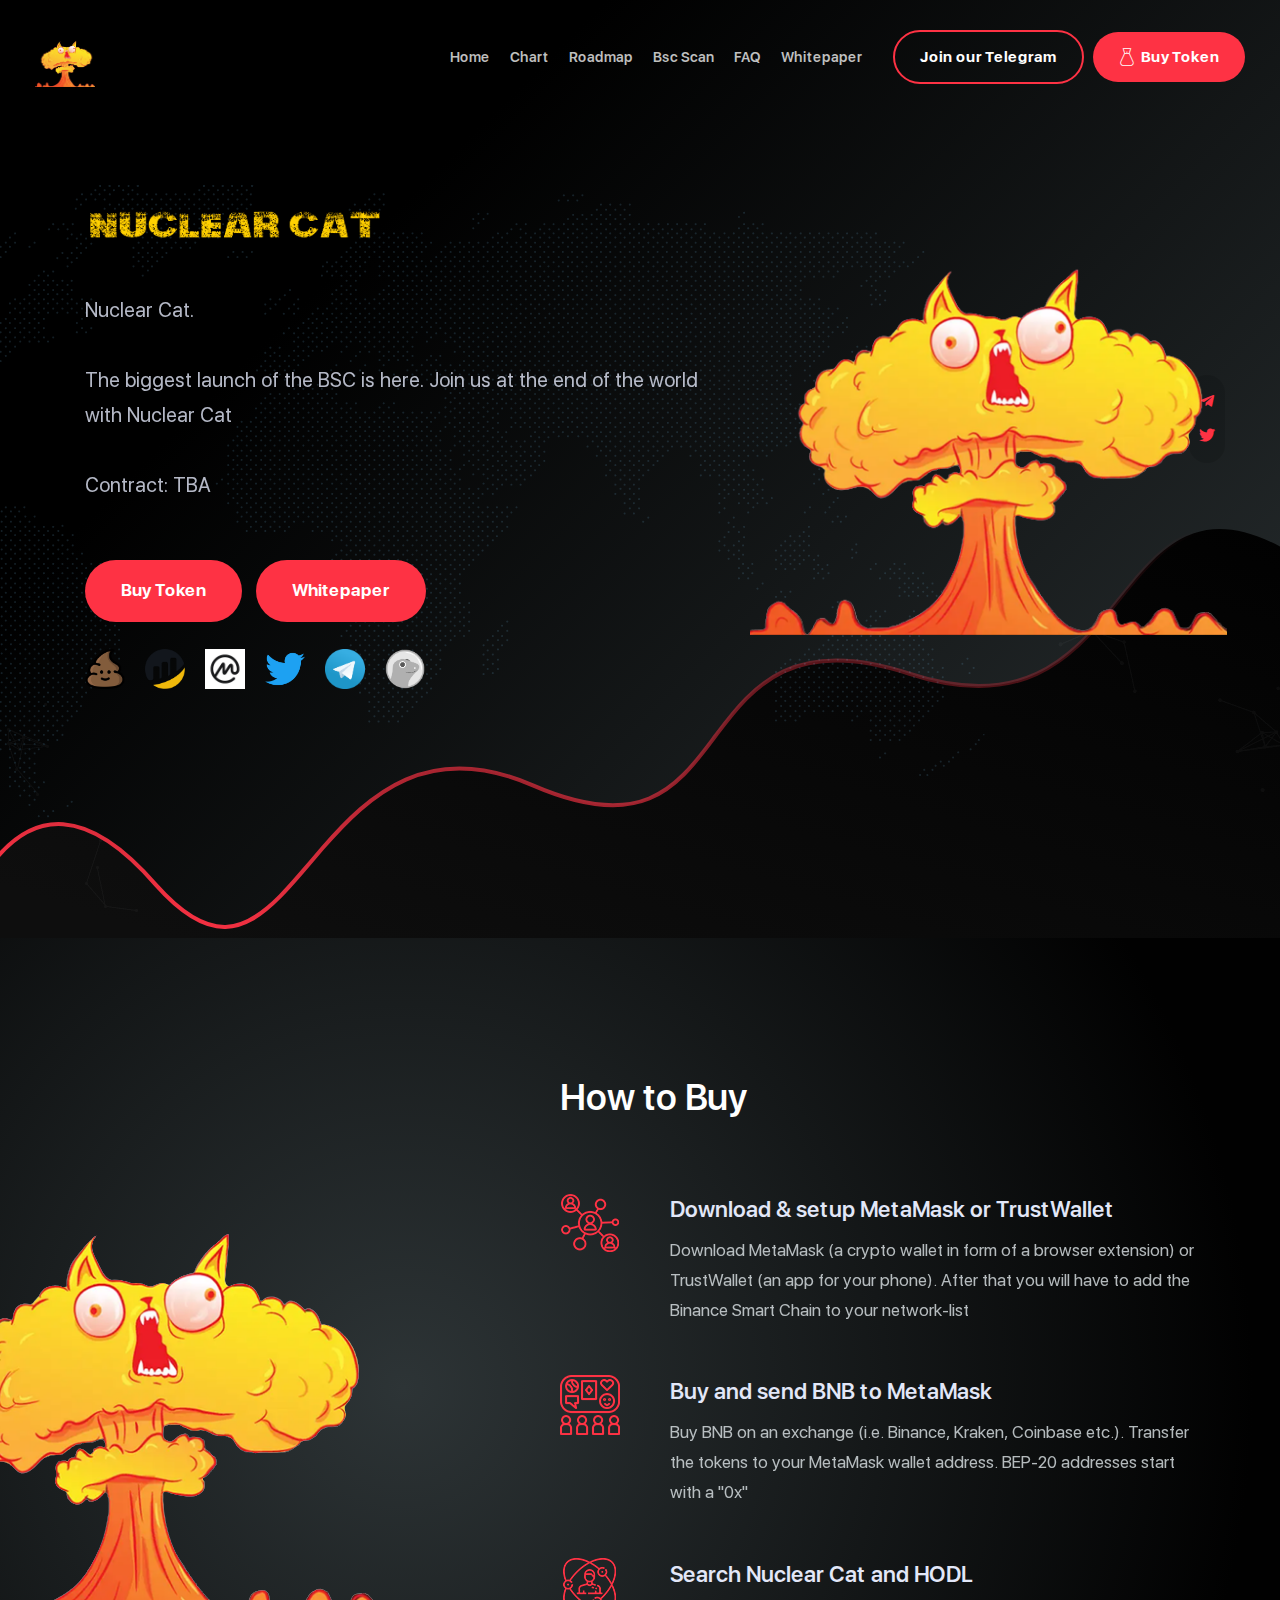
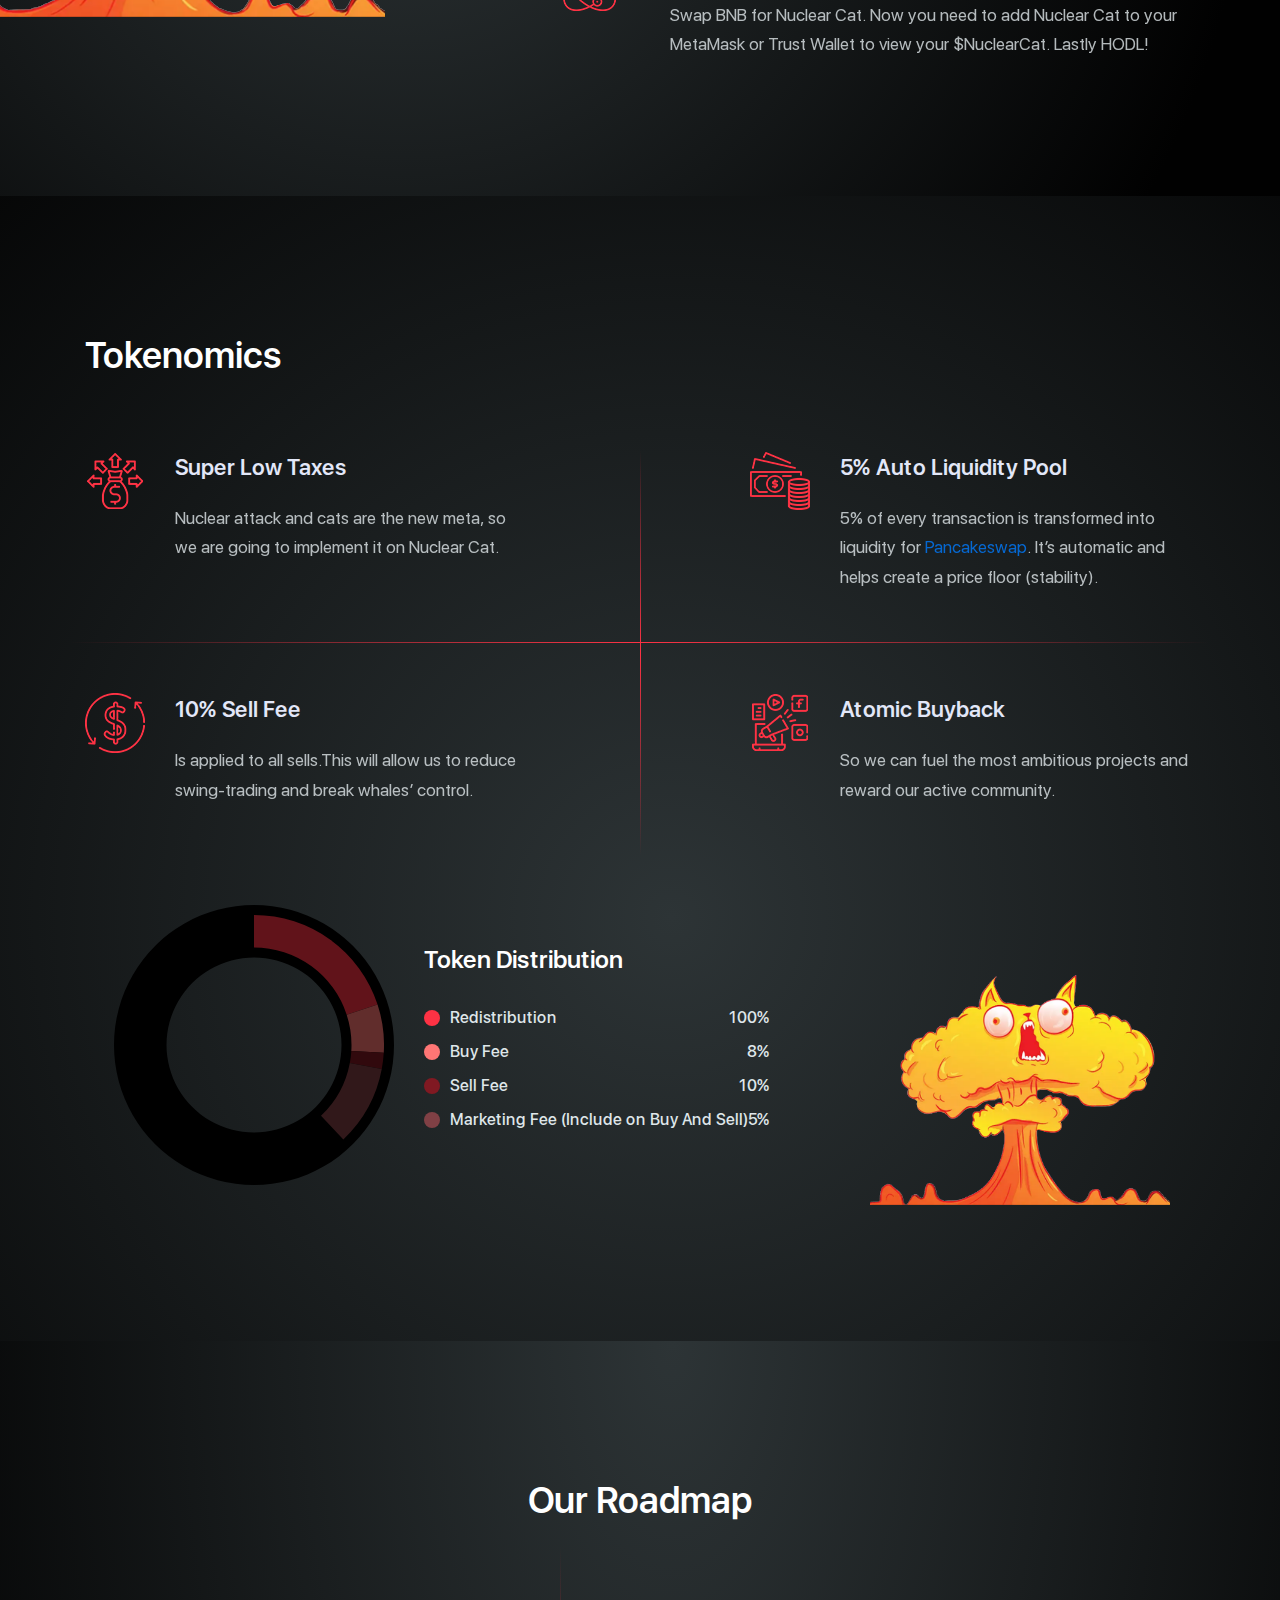
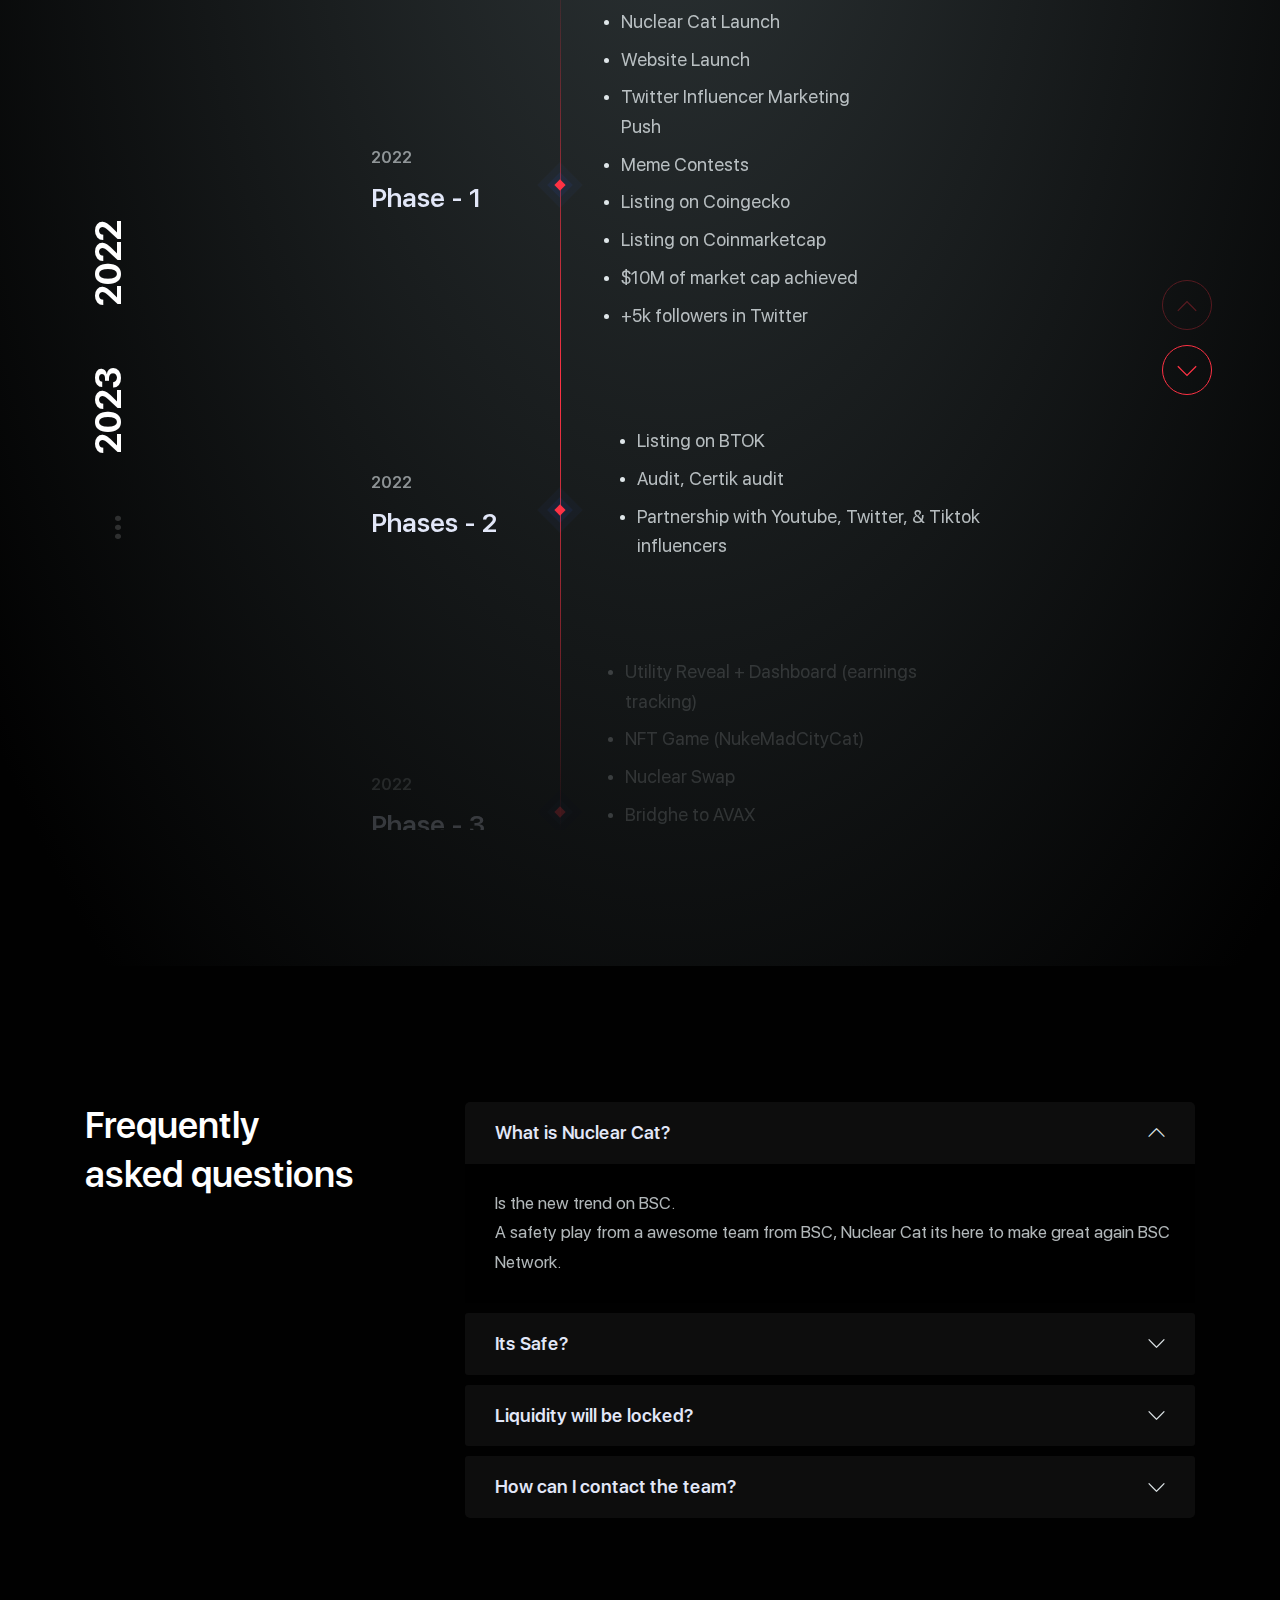
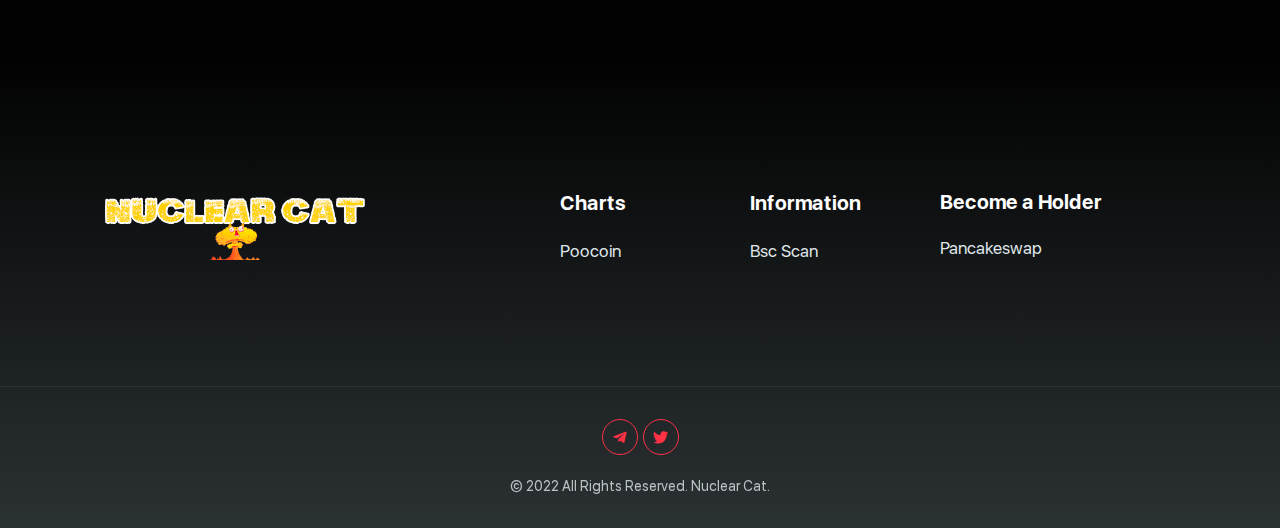
<file: NuclearCat/index.html>
<!DOCTYPE html>
<html lang="en">

<head>
    <meta charset="UTF-8">
    <meta name="viewport" content="width=device-width, initial-scale=1.0">
    <meta http-equiv="X-UA-Compatible" content="ie=edge">
    <title>BOOM!</title>
    <!-- favicon CSS -->
    <link rel="icon" type="image/png" sizes="32x32" href="favicon.png">
    <link rel="apple-touch-icon" sizes="72x72" href="apple-touch-icon-72x72.png">
    <link rel="apple-touch-icon" sizes="114x114" href="apple-touch-icon-114x114.png">
    <!-- fonts -->
    <link href="fonts/sfuidisplay.css" rel="stylesheet">
    <!-- Icon fonts -->
    <link rel="stylesheet" href="https://use.fontawesome.com/releases/v5.8.1/css/all.css">
    <!-- Plugins CSS -->
    <link rel="stylesheet" href="css/plugins.min.css">
    <!-- Style CSS -->
    <link rel="stylesheet" href="css/app.css">
    <!-- Your CSS -->
    <link rel="stylesheet" href="css/custom.css">

</head>

    <body class="theme-blue" data-spy="scroll" data-target="#navbar-nav" data-animation="false" data-appearance="darkblue">

    <main class="main">
        <!-- =========== Start of Navigation (main menu) ============ -->
        <header class="navbar navbar-sticky sticky-bg-color--darkblue navbar-expand-lg navbar-dark">
            <div class="container-fluid position-relative">
                <a class="navbar-brand" href="index-2.html">
                    <img class="navbar-brand__regular" src="img/brand-logo-white.png" alt="brand-logo">
                    <img class="navbar-brand__sticky" src="img/brand-logo-white.png" alt="sticky brand-logo">
                </a>
                <!--  End of brand logo -->
                <button class="navbar-toggler d-lg-none" type="button" data-toggle="navbarToggler" aria-label="Toggle navigation">
                    <span class="navbar-toggler-icon"></span>
                </button>
                <!-- end of Nav toggler -->

                <div class="navbar-inner ml-lg-auto">
                    <!--  Nav close button inside off-canvas/ mobile menu -->
                    <button class="navbar-toggler d-lg-none" type="button" data-toggle="navbarToggler" aria-label="Toggle navigation">
                        <span class="navbar-toggler-icon"></span>
                    </button>
                    <!-- end of Nav Toggoler -->
                    <nav>
                        <ul class="navbar-nav" id="navbar-nav">
                            <li class="nav-item">
                                <a class="nav-link" href="index-2.html">Home</a>
                            </li>
                            <li class="nav-item">
                                <a class="nav-link" href="https://poocoin.app/tokens/0" target="_blank">Chart</a>
                            </li>
                            <li class="nav-item">
                                <a class="nav-link" href="#roadmap">Roadmap</a>
                            </li>
                            <li class="nav-item">
                                <a class="nav-link" href="https://bscscan.com/token/0" target="_blank">Bsc Scan</a>
                            </li>
                            <li class="nav-item">
                                <a class="nav-link" href="#faq">FAQ</a>
                            </li>
                            <li class="nav-item">
                                <a href="Whitepaper.pdf" target="_blank" class="nav-link" href="#faq">Whitepaper</a>
                            </li>
                        </ul>
                        <!-- end of nav menu items -->
                    </nav>
                </div>
                <div class="d-flex flex-column flex-sm-row align-items-center d-sm-inline-block ml-lg-1 ml-xl-2 mr-5 mr-sm-6 m-lg-0">
                    <a href="https://t.me/" class="btn btn-size--md btn-border btn-border--width--2 btn-border--color--primary color--white rounded--full btn-hover--3d btn-hover--splash d-none d-sm-inline-block">
                        <span class="btn__text d-flex align-items-center">Join our Telegram </span>
                    </a>
                    <a href="https://pancakeswap.finance/swap" target="_blank" class="btn btn-size--md btn-bg--cta--3 rounded--full btn-hover--3d btn-hover--splash">
                        <span class="btn__text d-flex align-items-center">
                            <i class="icon icon-money-bag color--white pr-1 h6-font font-w--700"></i>
                            Buy Token
                        </span>
                    </a>
                </div>
                <!-- end of nav cta button -->
            </div>
            <!-- end of container -->
        </header>
        <!-- =========== End of Navigation (main menu)  ============ -->

        <!-- =========== Start of Hero ============ -->
        <section class="hero hero--v6 hero--full section--darkblue bg-gradient--darkblue--1 d-flex align-items-center hidden">
            <div class="background-holder background--bottom z-index1">
                <img src="img/layout/map-1.png" alt="image" class="background-image-holder">
            </div>
            <!-- end of overlay bg -->
            <div class="svg-shape svg-shape-wave d-none d-lg-block">
                <svg xmlns="http://www.w3.org/2000/svg" viewBox="0 0 1920 620">
                    <defs>
                        <linearGradient id="wave-1-a" x1="91.821%" x2="8.258%" y1="-3.695%" y2="81.178%">
                        <stop offset="0%" stop-color="#010101"/>
                        <stop offset="100%" stop-color="#0e0e0e"/>
                        </linearGradient>
                        <linearGradient id="wave-1-b" x1="90.535%" x2="10.832%" y1="4.232%" y2="85.759%">
                        <stop offset="0%" stop-color="#FE3244" stop-opacity="0"/>
                        <stop offset="100%" stop-color="#FE3244"/>
                        </linearGradient>
                    </defs>
                    <path class="svg-line" fill="url(#wave-1-a)" fill-rule="evenodd" stroke="url(#wave-1-b)" stroke-width="6" d="M-22.367223,829.365369 C47.8180949,725.233038 134.111268,731.437531 234.193598,847.152817 C273.353512,891.087195 307.028199,910.593177 338.265123,909.853439 C365.092805,909.218118 390.288083,894.182042 420.454093,863.630787 C429.588386,854.379841 438.997249,843.964548 451.335914,829.645952 C453.858532,826.718541 476.633091,799.992904 483.603802,791.987122 C504.948033,767.473516 522.234002,749.459356 540.435668,733.563857 C562.788651,714.043017 585.163058,699.16629 608.833467,688.824275 C664.49258,664.505837 726.433205,665.853427 799.302255,697.505792 C874.685922,730.250439 930.021659,735.252444 973.79212,717.251707 C992.450868,709.578239 1009.12469,697.759955 1025.59014,681.307946 C1038.52265,668.385995 1049.41242,655.028513 1067.90797,630.411498 C1069.06331,628.873768 1074.30586,621.882493 1075.73545,619.980561 C1094.31817,595.258063 1105.7581,581.219491 1119.4406,567.377636 C1137.08772,549.52499 1155.23692,536.056623 1175.64738,526.508862 C1223.79391,503.986512 1284.04516,503.894195 1364.18517,530.10651 C1441.86592,555.514446 1503.30729,554.203957 1555.08071,530.306348 C1577.09537,520.14481 1597.32891,505.962764 1617.26372,487.437577 C1633.34022,472.497869 1648.09715,456.026992 1667.76056,431.934359 C1670.72185,428.306027 1689.78833,404.658967 1695.30396,397.965487 C1712.53689,377.052492 1725.79585,362.613652 1739.58866,350.465124 C1756.33384,335.716199 1772.9761,325.393365 1790.81046,319.319361 C1831.54878,305.444757 1878.51106,314.004559 1937.4923,348.861006 C2123.16473,458.588806 2144.25888,666.20199 2001.45303,970.525832 L2000.65244,972.231901 L-125.452084,994.056123 L-22.422471,829.450405 L-22.367223,829.365369 Z" transform="translate(0 -310)"/>
                </svg>
            </div>
            <!-- end of svg shape -->
            <div class="container">
                <div class="row">
                    <div class="col-12 col-md-10 col-lg-8 col-xl-7 mx-auto mx-lg-0 mb-3 mt-8 mt-lg-0 text-center text-lg-left z-index2">
                        <div class="hero-content">
                            <img src="img/logo.png" class="banner-logo" alt="Logo">
                            <p class="hero__description text-color--200 font-size--20 opacity--80 mb-3 mb-lg-5 mb-md-6">Nuclear Cat.<br><br>

The biggest launch of the BSC is here.
Join us at the end of the world with Nuclear Cat<br><br>

Contract: TBA</p>
                            <div class="button-group d-flex flex-column flex-sm-row align-items-center d-sm-inline-block">
                                <a href="https://pancakeswap.finance/swap" target="_blank" class="btn btn-bg--cta--3 rounded--full btn-hover--3d btn-hover--splash">
                                    <span class="btn__text">Buy Token</span>
                                </a>
                                <a href="Whitepaper.pdf" target="_blank" class="btn btn-bg--cta--3 rounded--full btn-hover--3d btn-hover--splash">
                                    <span class="btn__text">Whitepaper</span>
                                </a>



                            <div class="custom-icon-section">
                                <ul class="custom-icon-list">
                                    <li><a href="https://poocoin.app/tokens/0"><img src="img/icons/poocoin.png"></a></li>
                                    <li><a href="https://bscscan.com/token/0"><img src="img/icons/bscscan.png" target="_blank"></a></li>
                                    <li><a href="#"><img src="img/icons/cmc.png" target="_blank"></a></li>
                                    <li><a href="https://twitter.com/NuclearCat15?t=SXjwMXyRB3ouV_tAhQh-Eg&s=09"><img src="img/icons/twitter.png" target="_blank"></a></li>
                                    <li><a href="https://t.me/"><img src="img/icons/telegram.png" target="_blank"></a></li>
                                    <li><a href="#"><img src="img/icons/coingecko.png" style=" -webkit-filter: grayscale(100%);-moz-filter: grayscale(100%);-o-filter: grayscale(100%);-ms-filter: grayscale(100%);filter: grayscale(100%); margin-right: 0 !important;"></a></li>
                                </ul>
                            </div>
                            </div>
                        </div>
                        <!-- end of content -->
                    </div>
                    <!-- end of col -->

                    <div class="col-0 col-md-2 col-lg-4 col-xl-5 mx-auto mx-lg-0 mb-3 mt-8 mt-lg-0 text-center text-lg-left z-index2">
                        <div class="hero-content">
                            <img src="img/DiamondHands.png" style="width: 477px;margin-top: -42px !important;" alt="Logo">
                        </div>
                        <!-- end of content -->
                    </div>

                    <div class="col-12 col-md-1 pos-abs-md-vertical-center pos-right text-center  mr-md-3 mr-xl-2 z-index1">
                        <ul class="icon-group icon-group--vertical rounded--full justify-content-center mb-3 mb-md-10">
                            <li><a href="https://t.me/" class="color--primary"><i class="fab fa-telegram-plane"></i></a></li>
                            <li><a href="https://twitter.com/NuclearCat15?t=SXjwMXyRB3ouV_tAhQh-Eg&s=09" class="color--primary"><i class="fab fa-twitter"></i></a></li>
                        </ul>
                    </div>
                    <!-- end of social icon -->

                    <div class="col-xl-5 col-lg-7 position-relative pos-abs-xl-bottom-right z-index1 col-12 pb-md-5 pr-3 text-left">
                        <div class="ico-progress ico-progress--v1">
                            <!-- <div class="text-center text-lg-left">
                                <span class="font-size--20 color--white mb-1">Since Token launch:</span>
                                <ul class="countdown d-flex mb-4 justify-content-center justify-content-lg-start text-left" id="date" data-date="Aug 18, 2021, 21:59:00">

                                    <li class="d-flex flex-column mr-2 mr-sm-3">
                                        <span class="countdown__count h2-font font-w--500 mb-1" id="days"></span>
                                        <span class="color--primary font-w--500 opacity--60">Days</span>
                                    </li>

                                    <li class="d-flex flex-column mr-2 mr-sm-3">
                                        <span class="countdown__count h2-font font-w--500 mb-1" id="hours"></span>
                                        <span class="color--primary font-w--500 opacity--60">Hours</span>
                                    </li>

                                    <li class="d-flex flex-column mr-2 mr-sm-3">
                                        <span class="countdown__count h2-font font-w--500 mb-1" id="minutes"></span>
                                        <span class="color--primary font-w--500 opacity--60">Minutes</span>
                                    </li>

                                    <li class="d-flex flex-column">
                                        <span class="countdown__count h2-font font-w--500 mb-1" id="seconds"></span>
                                        <span class="color--primary font-w--500 opacity--60">Seconds</span>
                                    </li>
                                </ul>
                            </div> -->
                            <!-- end of countdown -->
                            <!-- <div class="ico-progress-bar rounded--full d-flex align-items-center mb-2">
                                <div class="ico-progress-bar__inner rounded--full bg-color--primary jsElement" data-progress-horizon="50"></div>
                            </div>
                            <div class="d-flex justify-content-between">
                                <div class="ico-progress__text">
                                    <span class="body-font color--primary opacity--70 font-w--500">Raised</span>
                                    <p class="text-color--300 h6-font font-w--700">457 373 $</p>
                                </div>
                                <div class="ico-progress__text text-right">
                                    <span class="body-font color--primary opacity--70 font-w--500">Hard cap</span>
                                    <p class="text-color--300 h6-font font-w--700">96 000 0 $</p>

                                </div>
                            </div> -->
                        </div>
                    </div>
                    <!-- end of progress -->
                </div>
                <!-- end of row -->
            </div>

        </section>
        <!-- =========== End of Hero ============ -->

        <!-- =========== Start of About ============ -->
        <section class="space about about--v1 section--darkblue bg-gradient--darkblue--2" id="about">
            <div class="container">
                <div class="row align-items-center">
                    <div class="col-12 col-lg-5 mb-6 mb-lg-0">
                        <picture class="about__image">
                            <img src="img/illustration-01.png" alt="illustration">
                        </picture>
                    </div>
                    <!-- end of image -->
                    <div class="col-12 col-lg-7 remove-space--bottom">
                        <div class="mb-5 mb-lg-7 text-center text-lg-left reveal">
                            <h2 class="h3-font font-w--600 mb-2">How to Buy</h2>
                            <!-- <p class="font-size--20">The main objectives of the project are to meet the needs of cryptocurrency projects and users for traditional services, and to provide access to investment product.</p> -->
                        </div>
                        <!-- end of section title -->
                        <div class="d-md-flex mb-4 mb-lg-5 text-center text-md-left reveal">
                            <span class="mb-3 mb-lg-0 mr-md-5">
                                <img src="img/icon-mission.png" alt="icon">
                            </span>
                            <div>
                                <h3 class="h5-font font-w--600 text-color--200 mb-1">Download & setup MetaMask or TrustWallet</h3>
                                <p class="text-color--500">
Download MetaMask (a crypto wallet in form of a browser extension) or TrustWallet (an app for your phone). After that you will have to add the Binance Smart Chain to your network-list</p>
                            </div>
                        </div>
                        <!-- end of single item -->
                        <div class="d-md-flex mb-4 mb-lg-5 text-center text-md-left reveal">
                            <span class="mb-3 mb-lg-0 mr-md-5">
                                <img src="img/icon-vision.png" alt="icon">
                            </span>
                            <div>
                                <h3 class="h5-font font-w--600 text-color--200 mb-1">Buy and send BNB to MetaMask</h3>
                                <p class="text-color--500">
Buy BNB on an exchange (i.e. Binance, Kraken, Coinbase etc.). Transfer the tokens to your MetaMask wallet address. BEP-20 addresses start with a "0x"</p>
                            </div>
                        </div>
                        <!-- end of single item -->
                        <div class="d-md-flex mb-4 mb-lg-5 text-center text-md-left reveal">
                            <span class="mb-3 mb-lg-0 mr-md-5">
                                <img src="img/icon-background.png" alt="icon">
                            </span>
                            <div>
                                <h3 class="h5-font font-w--600 text-color--200 mb-1">Search Nuclear Cat and HODL</h3>
                                <p class="text-color--500">
Swap BNB for Nuclear Cat. Now you need to add Nuclear Cat to your MetaMask or Trust Wallet to view your $NuclearCat. Lastly HODL!</p>
                            </div>
                        </div>
                        <!-- end of single item -->
                    </div>
                </div>
            </div>

        </section>
        <!-- =========== End of About ============ -->


        <!-- =========== Start of Benefits and CTA ============ -->
        <section class="space section--darkblue bg-gradient--darkblue--3">
            <div class="container">
                <div class="row">
                    <div class="col-12 col-md-9 mx-auto mx-md-0">
                        <div class="mb-5 mb-lg-7 text-center text-md-left reveal">
                            <h2 class="h3-font font-w--600 mb-2">Tokenomics</h2>
                        </div>
                    </div>
                </div>
                <!-- end of section title row -->
                <div class="position-relative">
                    <div class="vertical-border d-flex pos-abs-center h-100 w-100">
                        <span class="column-border"></span>
                    </div>
                    <div class="row horizontal-border justify-content-between mb-lg-5 pb-lg-5 reveal">
                        <div class="col-12 col-md-6 col-lg-5">
                            <div class="d-lg-flex mb-4 mb-lg-0 text-center text-md-left">
                                <span class="mb-3 mb-lg-0 mr-md-3">
                                    <img src="img/icon-place1.png" alt="icon">
                                </span>
                                <div>
                                    <h3 class="h5-font text-color--200 font-w--600 mb-2">Super Low Taxes</h3>
                                    <p class="text-color--500">
Nuclear attack and cats are the new meta, so we are going to implement it on Nuclear Cat. 

                                    </p>
                                </div>
                            </div>
                        </div>
                        <!-- end of single item col -->
                        <div class="col-12 col-md-6 col-lg-5">
                            <div class="d-lg-flex mb-4 mb-lg-0 text-center text-md-left">
                                <span class="mb-3 mb-lg-0 mr-md-3">
                                    <img src="img/icon-place2.png" alt="icon">
                                </span>
                                <div>
                                    <h3 class="h5-font text-color--200 font-w--600 mb-2">5% Auto Liquidity Pool</h3>
                                    <p class="text-color--500">
5% of every transaction is transformed into liquidity for <a href="https://pancakeswap.finance/swap" target="_blank">Pancakeswap</a>.
It’s automatic and helps create a price floor (stability).</p>
                                </div>
                            </div>
                        </div>
                        <!-- end of single item col -->
                    </div>
                    <!-- end of content row -->
                    <div class="row horizontal-border justify-content-between mb-lg-5 pb-lg-5 reveal">
                        <div class="col-12 col-md-6 col-lg-5">
                            <div class="d-lg-flex mb-4 mb-lg-0 text-center text-md-left">
                                <span class="mb-3 mb-lg-0 mr-md-3">
                                    <img src="img/icon-place3.png" alt="icon">
                                </span>
                                <div>
                                    <h3 class="h5-font text-color--200 font-w--600 mb-2">10% Sell Fee</h3>
                                    <p class="text-color--500">
Is applied to all sells.This will allow us to reduce swing-trading and break whales’ control. </p>
                                </div>
                            </div>
                        </div>
                        <!-- end of single item col -->
                        <div class="col-12 col-md-6 col-lg-5">
                            <div class="d-lg-flex mb-4 mb-lg-0 text-center text-md-left">
                                <span class="mb-3 mb-lg-0 mr-md-3">
                                    <img src="img/icon-place4.png" alt="icon">
                                </span>
                                <div>
                                    <h3 class="h5-font text-color--200 font-w--600 mb-2">Atomic Buyback</h3>
                                    <p class="text-color--500">
So we can fuel the most ambitious projects and reward our active community.</p>
                                </div>
                            </div>
                        </div>
                        <!-- end of single item col -->
                    </div>
                    <!-- end of content row -->
                </div>
                <!-- end of benefits row -->
                <div class="row">
                    <div class="col-12 col-lg-8 pr-lg-6 mb-4 mb-lg-0">
                        <div class="token-saleinfo-dist d-md-flex align-items-md-center reveal">
                            <div id="pie-chart--v1" class="pie-chart--flat position-relative mx-auto mr-md-3 mb-3 mb-md-0">
                                <div class="text-center d-flex flex-column pos-abs-center">
                                </div>
                            </div>
                            <!-- end of pie chart -->
                            <div class="content dist-content">
                                <h3 class="h4-font font-w--600 mb-3">Token Distribution</h3>

                                <ul class="content-list list-unstyled remove-space--bottom">
                                    <li class="font-w--500 d-flex align-items-center justify-content-between mb-1">
                                        <div class="d-flex align-items-center">
                                            <span class="oval--md mr-1 jsElement" data-bg-color="#FE3244"></span>
                                            <span class="content-list__name text-color--400">Redistribution</span>
                                        </div>
                                        <span class="content-list__value text-color--400">100%</span>
                                    </li>
                                    <li class="font-w--500 d-flex align-items-center justify-content-between mb-1">
                                        <div class="d-flex align-items-center">
                                            <span class="oval--md mr-1 jsElement" data-bg-color="#ff7675"></span>
                                            <span class="content-list__name text-color--400">Buy Fee </span>
                                        </div>
                                        <span class="content-list__value text-color--400">8%</span>
                                    </li>
                                    <li class="font-w--500 d-flex align-items-center justify-content-between mb-1">
                                        <div class="d-flex align-items-center">
                                            <span class="oval--md mr-1 jsElement" data-bg-color="#801922"></span>
                                            <span class="content-list__name text-color--400">Sell Fee</span>
                                        </div>
                                        <span class="content-list__value text-color--400">10%</span>
                                    </li>
                                    <li class="font-w--500 d-flex align-items-center justify-content-between mb-1">
                                        <div class="d-flex align-items-center">
                                            <span class="oval--md mr-1 jsElement" data-bg-color="#804045"></span>
                                            <span class="content-list__name text-color--400">Marketing Fee (Include on Buy And Sell)</span>
                                        </div>
                                        <span class="content-list__value text-color--400">5%</span>
                                    </li>
                                </ul>
                            </div>
                            <!-- end of dist content -->
                        </div>
                    </div>
                    <!-- end of token dist col -->

                    <div class="col-12 col-lg-4 ml-auto">
                        <center><img src="img/MinifegLogo.png" alt="MiniFeg" style="max-width: 300px;"></center>
                    </div>
                </div>
            </div>
            <!-- end of benefits area -->

        </section>
        <!-- =========== End of Benefits and CTA ============ -->


        <!-- =========== Start of Roadmap ============ -->
        <section class="space hidden roadmap roadmap--v1 section--darkblue bg-gradient--darkblue--5" id="roadmap">
            <div class="container">
                <div class="row">
                    <div class="col-12 col-sm-10 col-md-8 mx-auto reveal">
                        <div class="text-center mb-sm-5 mb-lg-7" style="margin-bottom: 0 !important;">
                            <h2 class="h3-font font-w--600 mb-2">Our Roadmap</h2>
                        </div>
                    </div>
                </div>
                <!-- end of section title row -->
                <div class="row align-items-center pb-7 pb-md-0 reveal">
                    <div class="col-12 col-xl-1 mx-auto mx-lg-0 text-center">
                        <ul class="roadmap__year list-unstyled d-xl-flex flex-xl-column">
                        </ul>
                    </div>
                    <div class="col-12 col-xl-9 ml-xl-auto">
                        <div class="carosuel-slider--v6" >
                            <div class="slide mb-1" data-year="2022">
                                <div class="d-md-flex align-items-md-center">
                                    <div class="mr-5 pr-5 mr-xl-7 pr-xl-7 mb-3 mb-md-0 position-relative">
                                        <span class="text-color--500 font-w--600 mb-1 opacity--60">2022</span>
                                        <h3 class="slide__title font-w--600 font-size--26 text-color--200">Phase - 1</h3>
                                        <span class="d-none d-md-inline-block decor decor--square"></span>
                                    </div>
                                    <ul class="pl-2 pl-md-0">
                                        <li class="text-color--400">
                                            <p class="h6-font">Nuclear Cat Launch</p>
                                        </li>
                                        <li class="text-color--400">
                                            <p class="h6-font">Website Launch</p>
                                        </li>
                                        <li class="text-color--400">
                                            <p class="h6-font">Twitter Influencer Marketing Push</p>
                                        </li>
                                        <li class="text-color--400">
                                            <p class="h6-font">Meme Contests</p>
                                        </li>
                                        <li class="text-color--400">
                                            <p class="h6-font">Listing on Coingecko</p>
                                        </li>
                                        <li class="text-color--400">
                                            <p class="h6-font">Listing on Coinmarketcap</p>
                                        </li>
                                        <li class="text-color--400">
                                            <p class="h6-font">$10M of market cap achieved</p>
                                        </li>
                                        <li class="text-color--400">
                                            <p class="h6-font">+5k followers in Twitter</p>
                                        </li>
                                    </ul>
                                </div>
                            </div>
                            <!-- end of single slide -->
                            <div class="slide mb-1" data-year="2022">
                                <div class="d-md-flex align-items-md-center">
                                    <div class="mr-5 pr-5 mr-xl-7 pr-xl-7 mb-3 mb-md-0 position-relative">
                                        <span class="text-color--500 font-w--600 mb-1 opacity--60">2022</span>
                                        <h3 class="slide__title font-size--26 font-w--600 text-color--200">Phases - 2</h3>
                                        <span class="d-none d-md-inline-block decor decor--square"></span>
                                    </div>
                                    <ul class="pl-2 pl-md-0">
                                        <li class="text-color--400">
                                            <p class="h6-font">Listing on BTOK</p>
                                        </li>
                                        <li class="text-color--400">
                                            <p class="h6-font">Audit, Certik audit</p>
                                        </li>
                                        <li class="text-color--400">
                                            <p class="h6-font">Partnership with Youtube, Twitter, & Tiktok influencers</p>
                                        </li>
                                    </ul>
                                </div>
                            </div>
                            <!-- end of single slide -->
                            <div class="slide mb-1" data-year="2023">
                                <div class="d-md-flex align-items-md-center">
                                    <div class="mr-5 pr-5 mr-xl-7 pr-xl-7 mb-3 mb-md-0 position-relative">
                                        <span class="text-color--500 font-w--600 mb-1 opacity--60">2022</span>
                                        <h3 class="slide__title font-size--26 font-w--600 text-color--200">Phase - 3</h3>
                                        <span class="d-none d-md-inline-block decor decor--square"></span>
                                    </div>
                                    <ul class="pl-2 pl-md-0">
                                        <li class="text-color--400">
                                            <p class="h6-font">Utility Reveal + Dashboard (earnings tracking)</p>
                                        </li>
                                        <li class="text-color--400">
                                            <p class="h6-font">NFT Game (NukeMadCityCat)</p>
                                        </li>
                                        <li class="text-color--400">
                                            <p class="h6-font">Nuclear Swap</p>
                                        </li>
                                        <li class="text-color--400">
                                            <p class="h6-font">Bridghe to AVAX</p>
                                        </li>
                                        <li class="text-color--400">
                                            <p class="h6-font">Building NFT Platform</p>
                                        </li>
                                        <li class="text-color--400">
                                            <p class="h6-font">Marketing: NuclearCat goes to mainstream</p>
                                        </li>
                                    </ul>
                                </div>
                            </div>
                            <!-- end of single slide -->
                            <div class="slide mb-1" data-year="2022">
                                <div class="d-md-flex align-items-md-center">
                                    <div class="mr-5 pr-5 mr-xl-7 pr-xl-7 mb-3 mb-md-0 position-relative">
                                        <span class="text-color--500 font-w--600 mb-1 opacity--60">2022</span>
                                        <h3 class="slide__title font-size--26 font-w--600 text-color--200">Phase - 4</h3>
                                        <span class="d-none d-md-inline-block decor decor--square"></span>
                                    </div>
                                    <ul class="pl-2 pl-md-0">
                                        <li class="text-color--400">
                                            <p class="h6-font">To be continued...</p>
                                        </li>
                                    </ul>
                                </div>
                            </div>
                            <!-- end of single slide -->
                            <!-- <div class="slide mb-1" data-year="2022">
                                <div class="d-md-flex align-items-md-center">
                                    <div class="mr-5 pr-5 mr-xl-7 pr-xl-7 mb-3 mb-md-0 position-relative">
                                        <span class="text-color--500 font-w--600 mb-1 opacity--60">2022</span>
                                        <h3 class="slide__title font-size--26 font-w--600 text-color--200">Phase - 5</h3>
                                        <span class="d-none d-md-inline-block decor decor--square"></span>
                                    </div>
                                    <ul class="pl-2 pl-md-0">
                                        <li class="text-color--400">
                                            <p class="h6-font">To be continued...</p>
                                        </li>
                                    </ul>
                                </div>
                            </div> -->
<!-- end of single slide -->
                            <!-- <div class="slide mb-1" data-year="2023">
                                <div class="d-md-flex align-items-md-center">
                                    <div class="mr-5 pr-5 mr-xl-7 pr-xl-7 mb-3 mb-md-0 position-relative">
                                        <span class="text-color--500 font-w--600 mb-1 opacity--60">2023</span>
                                        <h3 class="slide__title font-size--26 font-w--600 text-color--200">Phase - 6</h3>
                                        <span class="d-none d-md-inline-block decor decor--square"></span>
                                    </div>
                                    <ul class="pl-2 pl-md-0">
                                        <li class="text-color--400">
                                            <p class="h6-font">To be continued...</p>
                                        </li>
                                    </ul>
                                </div>
                            </div> -->
                            <!-- end of single slide -->
                            <div class="slide mb-1" data-year="...">

                            </div>
                            <!-- end of single slide -->
                        </div>
                        <!-- end of single year slide group -->
                    </div>
                </div>
            </div>
        </section>
        <!-- =========== End of Roadmap ============ -->

        <!-- =========== Start of Doc and FAQ ============ -->
        <section class="section--darkblue bg-gradient--darkblue-6">

            <div class="space faq faq--v1" id="faq">
                <div class="container">
                    <div class="row">
                        <div class="col-12 col-lg-4">
                            <div class="text-center text-sm-left mb-5 mb-lg-7 reveal">
                                <h2 class="h3-font font-w--600 mb-2">Frequently <br> asked questions</h2>
                            </div>
                        </div>
                        <!-- end of section title col -->
                        <div class="col-12 col-lg-8">
                            <div class="accordion accordion--v1 reveal remove-space--bottom" id="accordion1">
                                <div class="card mb-1">
                                    <button class="btn btn-header btn-link" type="button" data-toggle="collapse" data-target="#collapse1" aria-expanded="true" aria-controls="collapse1">
                                        <span class="h6-font text-color--200 text-left font-w--600">What is Nuclear Cat?</span>
                                        <i class="icon icon-up-arrow"></i>
                                    </button>
                                    <div id="collapse1" class="collapse show" data-parent="#accordion1">
                                        <div class="card-body pl-3">
                                            <p class="text-color--500">Is the new trend on BSC.<br>
A safety play from a awesome team from BSC, Nuclear Cat its here to make great again BSC Network.

                                            </p>
                                        </div>
                                    </div>
                                </div>
                                <!-- end of single accordion-->
                                <div class="card mb-1">
                                    <button class="btn btn-header btn-link collapsed" type="button" data-toggle="collapse" data-target="#collapse2" aria-expanded="false" aria-controls="collapse2">
                                        <span class="h6-font text-color--200 text-left font-w--600">Its Safe?</span>
                                        <i class="icon icon-up-arrow"></i>
                                    </button>
                                    <div id="collapse2" class="collapse" data-parent="#accordion1">
                                        <div class="card-body pl-3">
                                            <p class="text-color--500">The contract its verified on BSCscan and you can test it with your favorite token checker tool.</p>
                                        </div>
                                    </div>
                                </div>
                                <!-- end of single accordion-->
                                <div class="card mb-1">
                                    <button class="btn btn-header btn-link collapsed" type="button" data-toggle="collapse" data-target="#collapse3" aria-expanded="false" aria-controls="collapse3">
                                        <span class="h6-font text-color--200 text-left font-w--600">Liquidity will be locked?</span>
                                        <i class="icon icon-up-arrow"></i>
                                    </button>
                                    <div id="collapse3" class="collapse" data-parent="#accordion1">
                                        <div class="card-body pl-3">
                                            <p class="text-color--500">Yes, the liquidity will be locked after launch.</p>
                                        </div>
                                    </div>
                                </div>
                                <!-- end of single accordion-->
                                <div class="card mb-1">
                                    <button class="btn btn-header btn-link collapsed" type="button" data-toggle="collapse" data-target="#collapse4" aria-expanded="false" aria-controls="collapse4">
                                        <span class="h6-font text-color--200 text-left font-w--600">How can I contact the team?</span>
                                            <i class="icon icon-up-arrow"></i>
                                    </button>
                                    <div id="collapse4" class="collapse" data-parent="#accordion1">
                                        <div class="card-body pl-3">
                                            <p class="text-color--500">The best way to contact the team is through our <a href="https://t.me/" target="_blank">Telegram</a>. We are always available to help you!</p>
                                        </div>
                                    </div>
                                </div>

                        </div>
                    </div>
                    <!-- end of FAQ row -->
                </div>
                <!-- end of FAQ container -->
            </div>
            <!-- end of FAQ Area -->

        </section>
        <!-- =========== End of Doc and FAQ ============ -->


        <!-- =========== Start of Footer ============ -->
        <footer class="footer section--darkblue bg-gradient--darkblue--6">
            <div class="space--top pb-6 pb-lg-10 border--bottom">
                <div class="container">
                    <div class="row">
                        <div class="col-12 col-md-9 col-lg-5 pr-lg-7 mb-4 mb-lg-0">
                            <span class="mb-2">
                                <img src="img/brand-logo-white-FOOTER.png" alt="brand-logo">
                            </span>
                            <!-- <p>The main objectives of the project are to meet the needs of cryptocurrency projects and users for traditional services, and to provide access to investment product.</p> -->
                        </div>
                        <!-- end of col -->
                        <div class="col-6 col-md-4 col-lg-2 mb-1 mb-lg-0">
                            <h3 class="font-size--20 text-color--300 mb-2 font-w--700">Charts</h3>
                            <ul class="list-unstyled">
                                <li><a href="https://poocoin.app/tokens/0" class="text-color--400 body-font">Poocoin</a></li>
                            </ul>
                        </div>
                        <!-- end of widget col -->
                        <div class="col-6 col-md-4 col-lg-2 mb-1 mb-lg-0">
                            <h3 class="font-size--20 text-color--300 mb-2 font-w--700">Information</h3>
                            <ul class="list-unstyled">
                                <li><a href="https://bscscan.com/token/0" class="text-color--400 body-font">Bsc Scan</a></li>
                            </ul>
                        </div>
                        <!-- end of widget col -->
                        <div class="col-6 col-md-4 col-lg-3 mb-1 mb-lg-0">
                            <h2 class="font-size--20 text-color--300 mb-2 font-w--700">Become a Holder</h2>
                            <ul class="list-unstyled">
                            <li><a href="https://pancakeswap.finance/swap" target="_blank" class="text-color--400 body-font">Pancakeswap</a></li>
                            </ul>
                        </div>
                        <!-- end of col -->
                    </div>
                    <!-- end of row -->
                </div>
                <!-- end of main footer container -->
            </div>
            <!-- end of main footer area -->
            <div class="py-3">
                <div class="container">
                    <div class="row">
                        <div class="col text-center">
                            <ul class="icon-group icon-rounded icon-rounded-color--primary justify-content-center">
                                <li><a href="#" class="color--primary"><i class="fab fa-telegram-plane"></i></a></li>
                                <li><a href="" class="color--primary"><i class="fab fa-twitter"></i></a></li>
                            </ul>
                            <p class="text-color--500 font-size--14">© 2022 All Rights Reserved.<a href="#" class="text-color--500">&nbsp;Nuclear Cat</a>. </p>
                        </div>
                    </div>
                    <!-- end of mini footer row -->
                </div>
                <!-- end of mini footer container -->
            </div>
            <!-- end of mini footer area -->
        </footer>
        <!-- =========== End of Footer ============ -->
    </main>
    <script src="js/plugins.min.js"></script>
    <script src="js/app.js"></script>
</body>

</html>
</file>
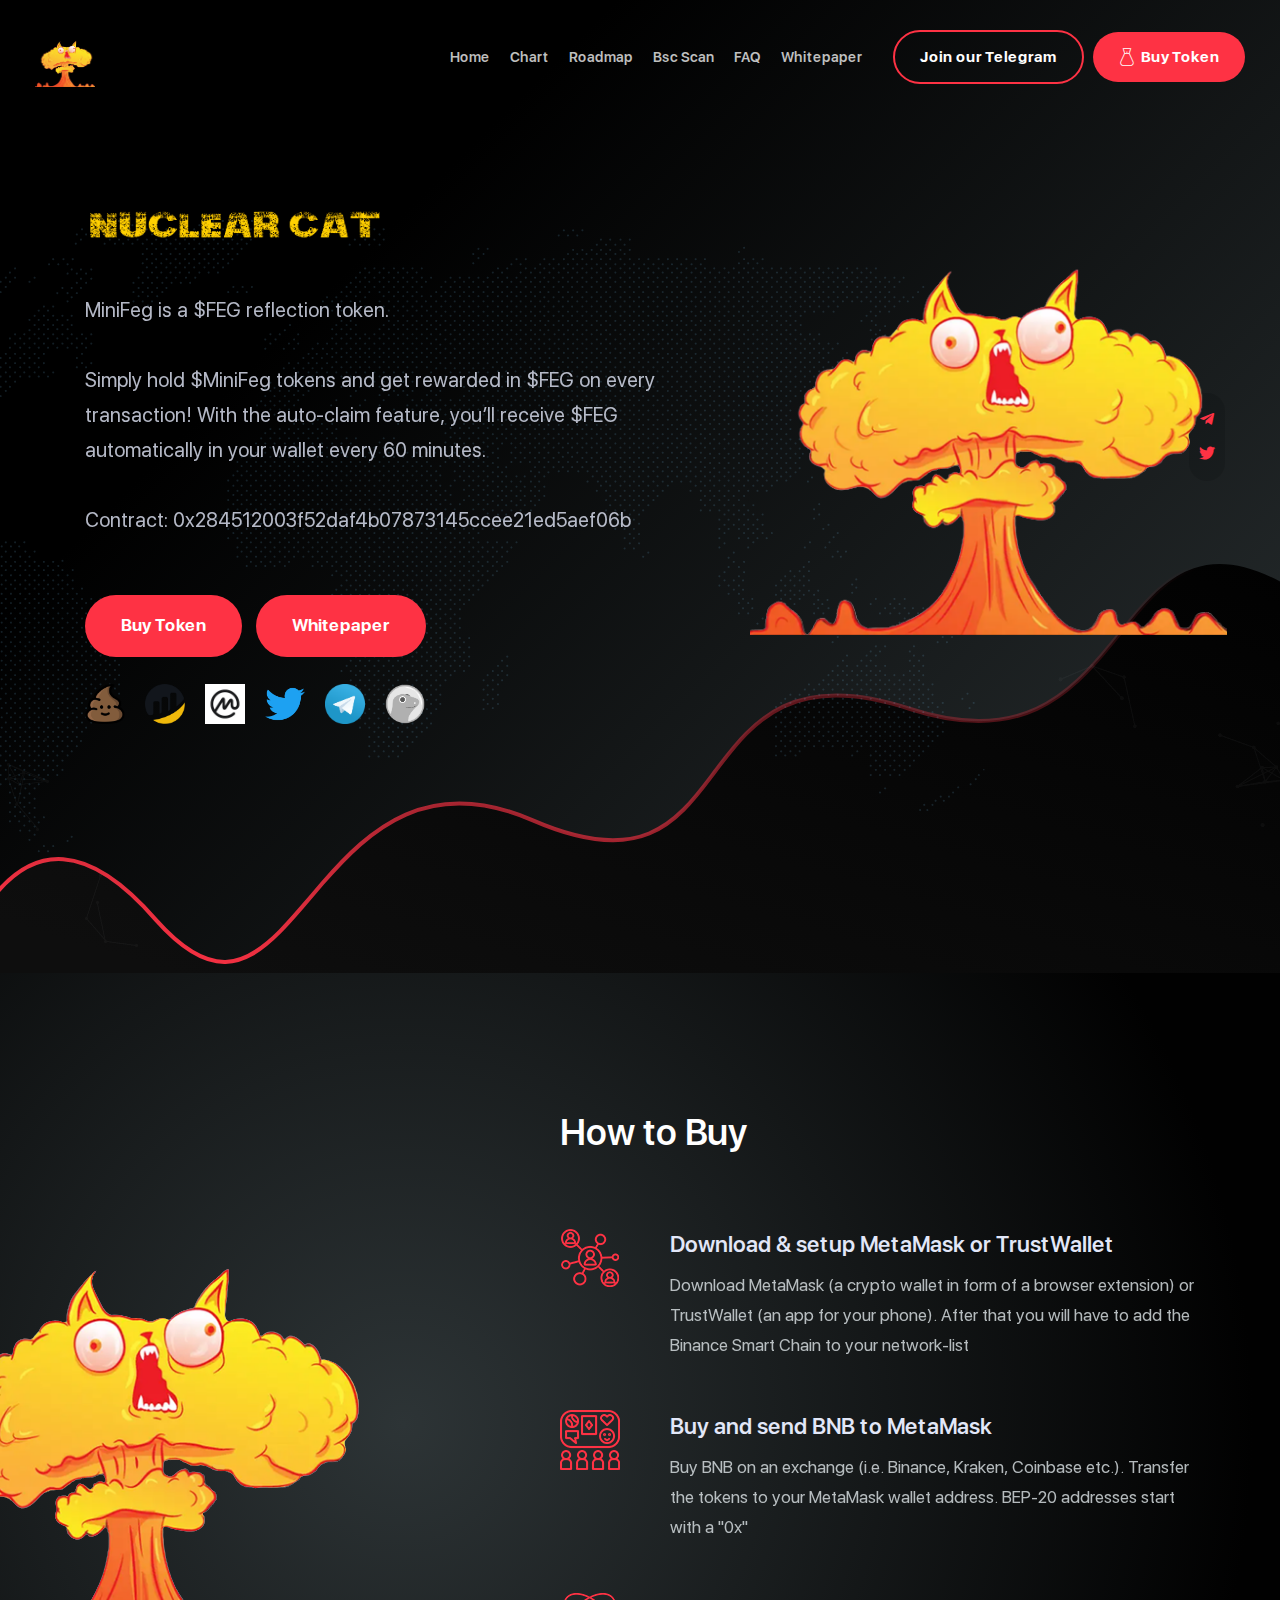
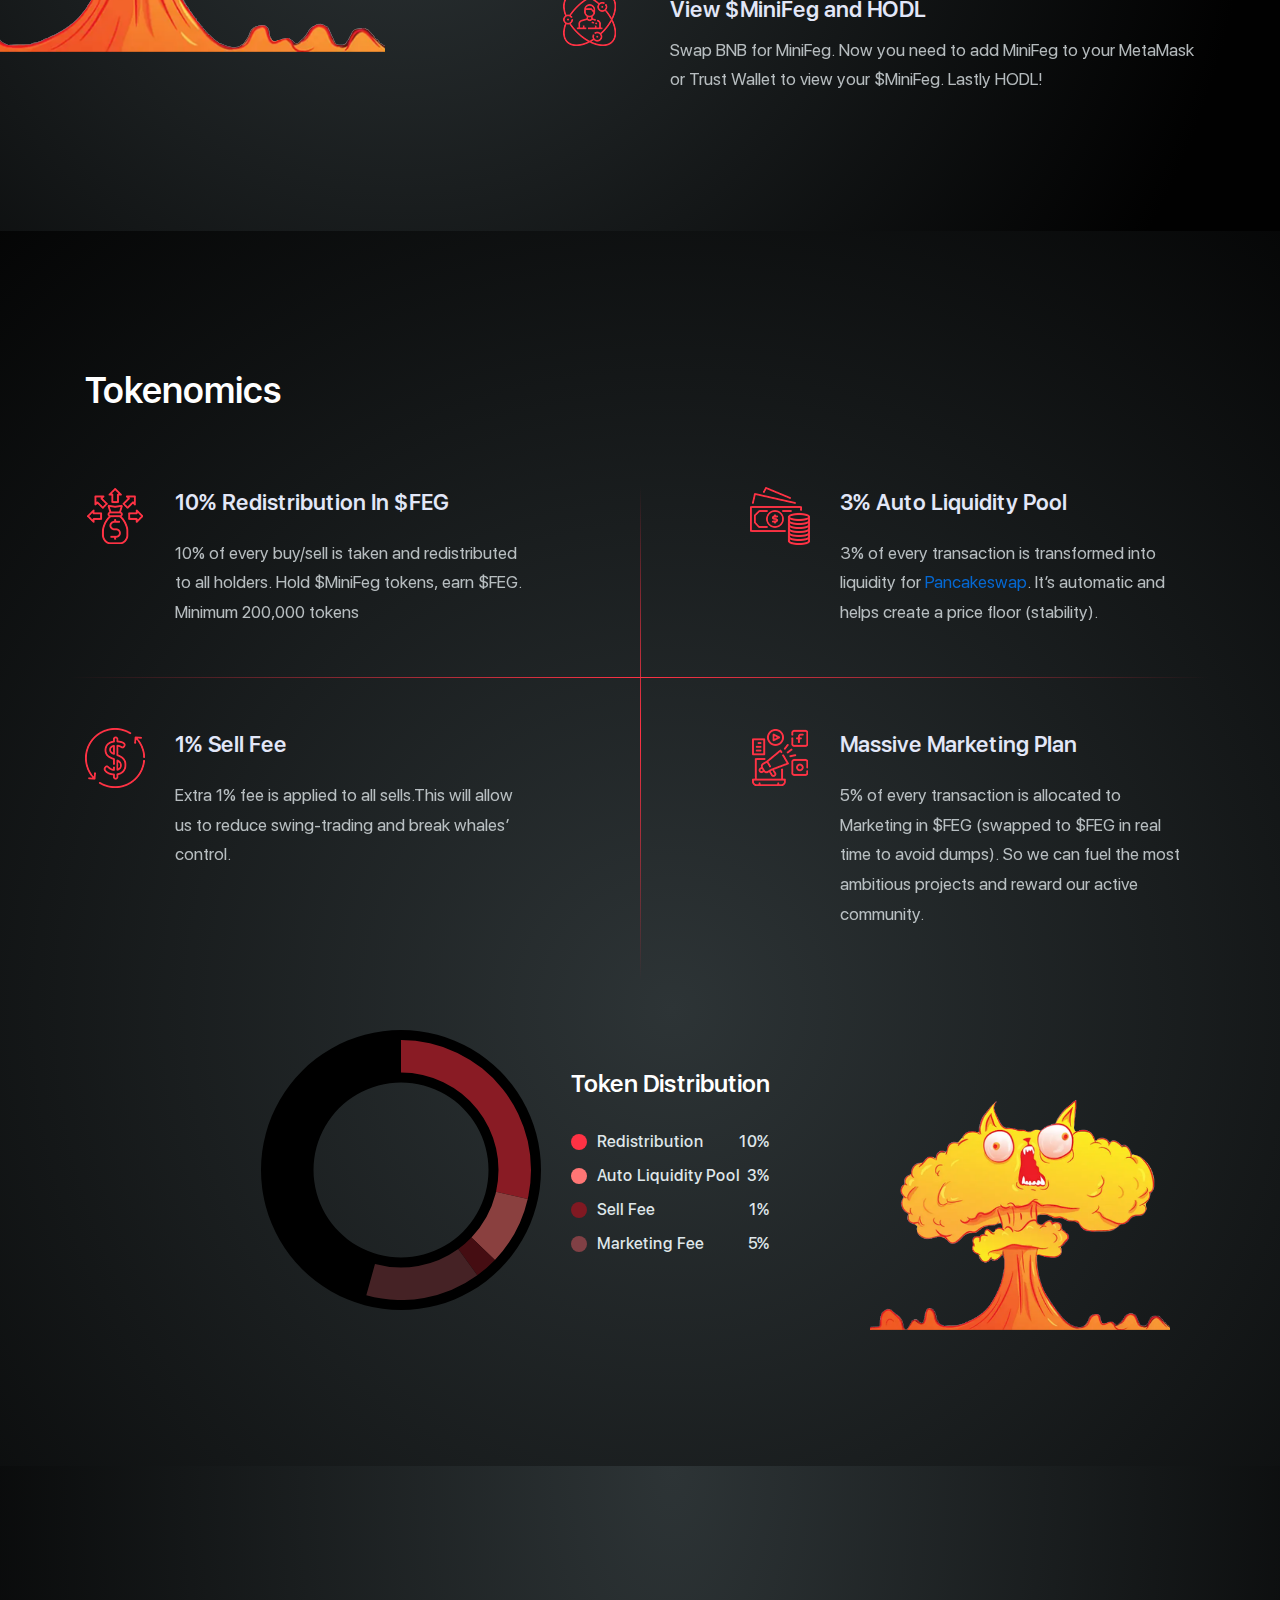
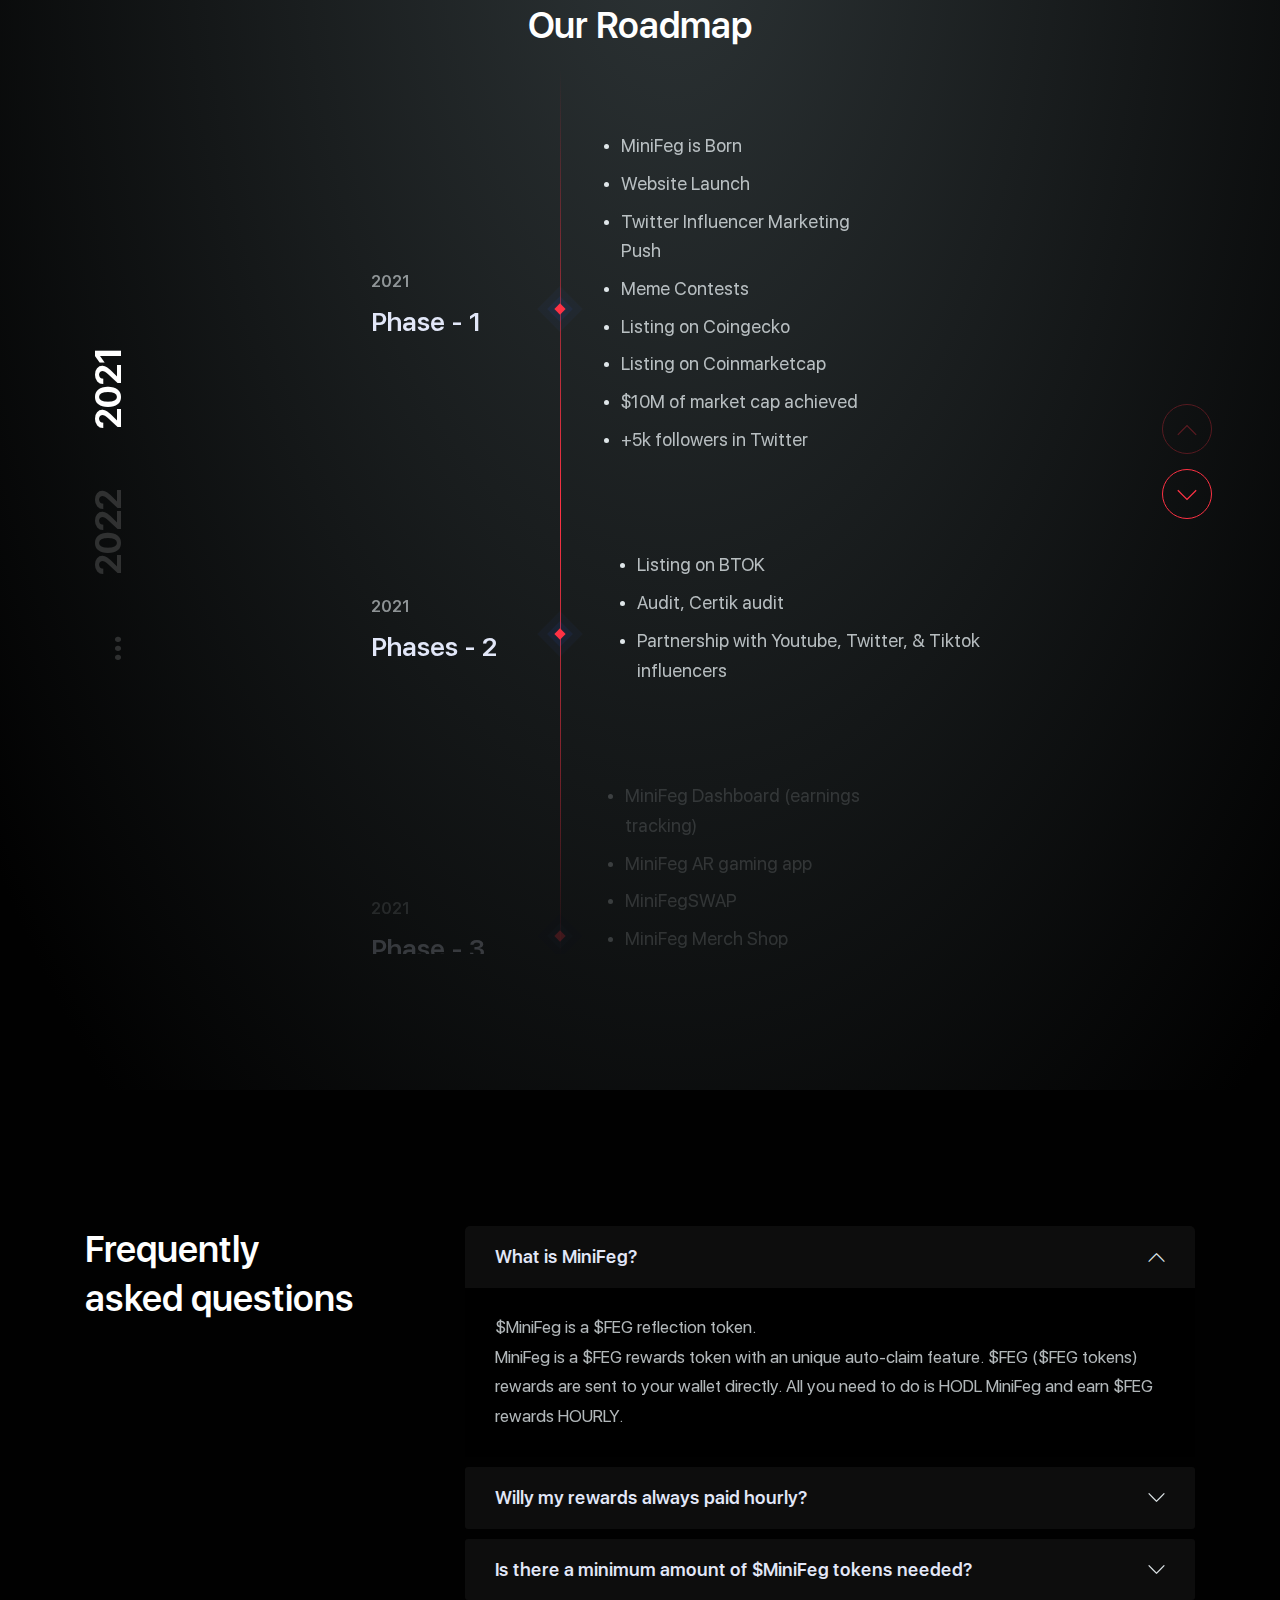
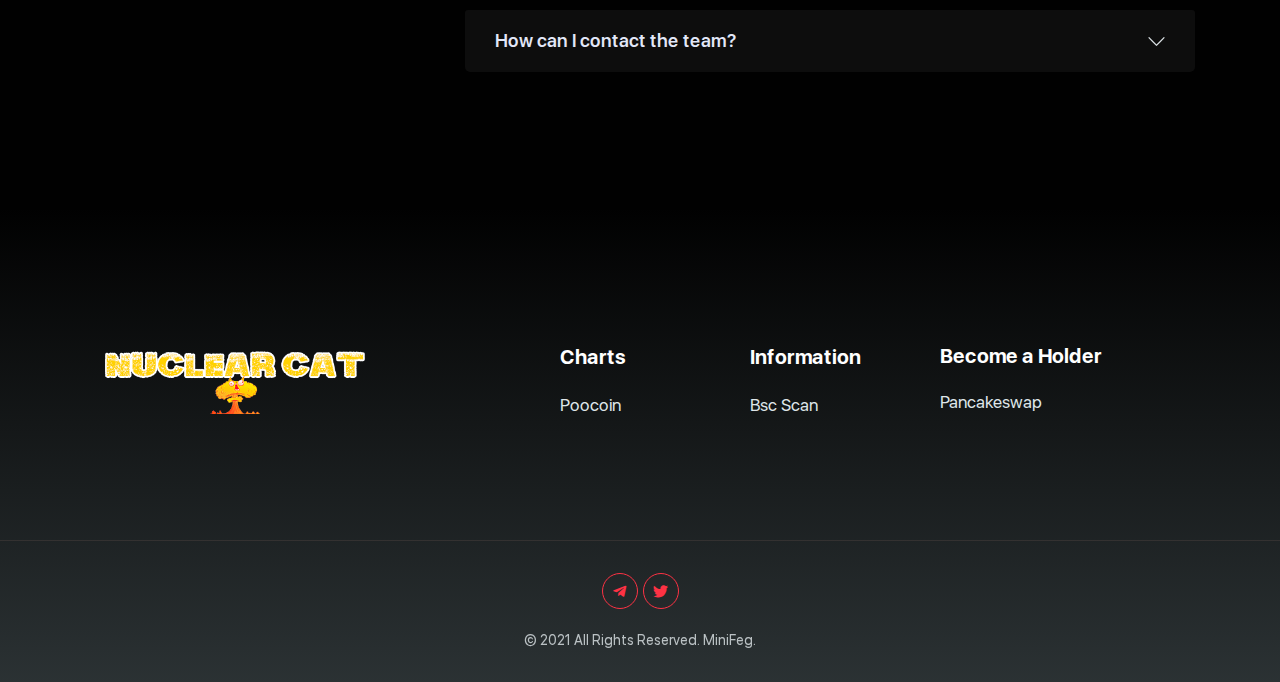
<file: NuclearCat/index-2.html>
<!DOCTYPE html>
<html lang="en">


<!-- Mirrored from minifeg.cash/index.html by HTTrack Website Copier/3.x [XR&CO'2014], Thu, 14 Oct 2021 18:55:36 GMT -->
<!-- Added by HTTrack --><meta http-equiv="content-type" content="text/html;charset=UTF-8" /><!-- /Added by HTTrack -->
<head>
    <meta charset="UTF-8">
    <meta name="viewport" content="width=device-width, initial-scale=1.0">
    <meta http-equiv="X-UA-Compatible" content="ie=edge">
    <title>MiniFeg</title>
    <!-- favicon CSS -->
    <link rel="icon" type="image/png" sizes="32x32" href="favicon.png">
    <link rel="apple-touch-icon" sizes="72x72" href="apple-touch-icon-72x72.png">
    <link rel="apple-touch-icon" sizes="114x114" href="apple-touch-icon-114x114.png">
    <!-- fonts -->
    <link href="fonts/sfuidisplay.css" rel="stylesheet">
    <!-- Icon fonts -->
    <link rel="stylesheet" href="https://use.fontawesome.com/releases/v5.8.1/css/all.css">
    <!-- Plugins CSS -->
    <link rel="stylesheet" href="css/plugins.min.css">
    <!-- Style CSS -->
    <link rel="stylesheet" href="css/app.css">
    <!-- Your CSS -->
    <link rel="stylesheet" href="css/custom.css">

</head>

    <body class="theme-blue" data-spy="scroll" data-target="#navbar-nav" data-animation="false" data-appearance="darkblue">

    <main class="main">
        <!-- =========== Start of Navigation (main menu) ============ -->
        <header class="navbar navbar-sticky sticky-bg-color--darkblue navbar-expand-lg navbar-dark">
            <div class="container-fluid position-relative">
                <a class="navbar-brand" href="index-2.html">
                    <img class="navbar-brand__regular" src="img/brand-logo-white.png" alt="brand-logo">
                    <img class="navbar-brand__sticky" src="img/brand-logo-white.png" alt="sticky brand-logo">
                </a>
                <!--  End of brand logo -->
                <button class="navbar-toggler d-lg-none" type="button" data-toggle="navbarToggler" aria-label="Toggle navigation">
                    <span class="navbar-toggler-icon"></span>
                </button>
                <!-- end of Nav toggler -->

                <div class="navbar-inner ml-lg-auto">
                    <!--  Nav close button inside off-canvas/ mobile menu -->
                    <button class="navbar-toggler d-lg-none" type="button" data-toggle="navbarToggler" aria-label="Toggle navigation">
                        <span class="navbar-toggler-icon"></span>
                    </button>
                    <!-- end of Nav Toggoler -->
                    <nav>
                        <ul class="navbar-nav" id="navbar-nav">
                            <li class="nav-item">
                                <a class="nav-link" href="index-2.html">Home</a>
                            </li>
                            <li class="nav-item">
                                <a class="nav-link" href="https://poocoin.app/tokens/0x284512003f52daf4b07873145ccee21ed5aef06b" target="_blank">Chart</a>
                            </li>
                            <li class="nav-item">
                                <a class="nav-link" href="#roadmap">Roadmap</a>
                            </li>
                            <li class="nav-item">
                                <a class="nav-link" href="https://bscscan.com/token/0x284512003f52daf4b07873145ccee21ed5aef06b" target="_blank">Bsc Scan</a>
                            </li>
                            <li class="nav-item">
                                <a class="nav-link" href="#faq">FAQ</a>
                            </li>
                            <li class="nav-item">
                                <a href="Whitepaper.pdf" target="_blank" class="nav-link" href="#faq">Whitepaper</a>
                            </li>
                        </ul>
                        <!-- end of nav menu items -->
                    </nav>
                </div>
                <div class="d-flex flex-column flex-sm-row align-items-center d-sm-inline-block ml-lg-1 ml-xl-2 mr-5 mr-sm-6 m-lg-0">
                    <a href="https://t.me/minifeg_bsc" class="btn btn-size--md btn-border btn-border--width--2 btn-border--color--primary color--white rounded--full btn-hover--3d btn-hover--splash d-none d-sm-inline-block">
                        <span class="btn__text d-flex align-items-center">Join our Telegram </span>
                    </a>
                    <a href="https://pancakeswap.finance/swap" target="_blank" class="btn btn-size--md btn-bg--cta--3 rounded--full btn-hover--3d btn-hover--splash">
                        <span class="btn__text d-flex align-items-center">
                            <i class="icon icon-money-bag color--white pr-1 h6-font font-w--700"></i>
                            Buy Token
                        </span>
                    </a>
                </div>
                <!-- end of nav cta button -->
            </div>
            <!-- end of container -->
        </header>
        <!-- =========== End of Navigation (main menu)  ============ -->

        <!-- =========== Start of Hero ============ -->
        <section class="hero hero--v6 hero--full section--darkblue bg-gradient--darkblue--1 d-flex align-items-center hidden">
            <div class="background-holder background--bottom z-index1">
                <img src="img/layout/map-1.png" alt="image" class="background-image-holder">
            </div>
            <!-- end of overlay bg -->
            <div class="svg-shape svg-shape-wave d-none d-lg-block">
                <svg xmlns="http://www.w3.org/2000/svg" viewBox="0 0 1920 620">
                    <defs>
                        <linearGradient id="wave-1-a" x1="91.821%" x2="8.258%" y1="-3.695%" y2="81.178%">
                        <stop offset="0%" stop-color="#010101"/>
                        <stop offset="100%" stop-color="#0e0e0e"/>
                        </linearGradient>
                        <linearGradient id="wave-1-b" x1="90.535%" x2="10.832%" y1="4.232%" y2="85.759%">
                        <stop offset="0%" stop-color="#FE3244" stop-opacity="0"/>
                        <stop offset="100%" stop-color="#FE3244"/>
                        </linearGradient>
                    </defs>
                    <path class="svg-line" fill="url(#wave-1-a)" fill-rule="evenodd" stroke="url(#wave-1-b)" stroke-width="6" d="M-22.367223,829.365369 C47.8180949,725.233038 134.111268,731.437531 234.193598,847.152817 C273.353512,891.087195 307.028199,910.593177 338.265123,909.853439 C365.092805,909.218118 390.288083,894.182042 420.454093,863.630787 C429.588386,854.379841 438.997249,843.964548 451.335914,829.645952 C453.858532,826.718541 476.633091,799.992904 483.603802,791.987122 C504.948033,767.473516 522.234002,749.459356 540.435668,733.563857 C562.788651,714.043017 585.163058,699.16629 608.833467,688.824275 C664.49258,664.505837 726.433205,665.853427 799.302255,697.505792 C874.685922,730.250439 930.021659,735.252444 973.79212,717.251707 C992.450868,709.578239 1009.12469,697.759955 1025.59014,681.307946 C1038.52265,668.385995 1049.41242,655.028513 1067.90797,630.411498 C1069.06331,628.873768 1074.30586,621.882493 1075.73545,619.980561 C1094.31817,595.258063 1105.7581,581.219491 1119.4406,567.377636 C1137.08772,549.52499 1155.23692,536.056623 1175.64738,526.508862 C1223.79391,503.986512 1284.04516,503.894195 1364.18517,530.10651 C1441.86592,555.514446 1503.30729,554.203957 1555.08071,530.306348 C1577.09537,520.14481 1597.32891,505.962764 1617.26372,487.437577 C1633.34022,472.497869 1648.09715,456.026992 1667.76056,431.934359 C1670.72185,428.306027 1689.78833,404.658967 1695.30396,397.965487 C1712.53689,377.052492 1725.79585,362.613652 1739.58866,350.465124 C1756.33384,335.716199 1772.9761,325.393365 1790.81046,319.319361 C1831.54878,305.444757 1878.51106,314.004559 1937.4923,348.861006 C2123.16473,458.588806 2144.25888,666.20199 2001.45303,970.525832 L2000.65244,972.231901 L-125.452084,994.056123 L-22.422471,829.450405 L-22.367223,829.365369 Z" transform="translate(0 -310)"/>
                </svg>
            </div>
            <!-- end of svg shape -->
            <div class="container">
                <div class="row">
                    <div class="col-12 col-md-10 col-lg-8 col-xl-7 mx-auto mx-lg-0 mb-3 mt-8 mt-lg-0 text-center text-lg-left z-index2">
                        <div class="hero-content">
                            <img src="img/logo.png" class="banner-logo" alt="Logo">
                            <p class="hero__description text-color--200 font-size--20 opacity--80 mb-3 mb-lg-5 mb-md-6">MiniFeg is a $FEG reflection token.<br><br>

Simply hold $MiniFeg tokens and get rewarded in $FEG on every transaction!

With the auto-claim feature, you’ll receive $FEG automatically in your wallet every 60 minutes.<br><br>

Contract: 0x284512003f52daf4b07873145ccee21ed5aef06b</p>
                            <div class="button-group d-flex flex-column flex-sm-row align-items-center d-sm-inline-block">
                                <a href="https://pancakeswap.finance/swap" target="_blank" class="btn btn-bg--cta--3 rounded--full btn-hover--3d btn-hover--splash">
                                    <span class="btn__text">Buy Token</span>
                                </a>
                                <a href="Whitepaper.pdf" target="_blank" class="btn btn-bg--cta--3 rounded--full btn-hover--3d btn-hover--splash">
                                    <span class="btn__text">Whitepaper</span>
                                </a>

                                

                            <div class="custom-icon-section">
                                <ul class="custom-icon-list">
                                    <li><a href="https://poocoin.app/tokens/0x284512003f52daf4b07873145ccee21ed5aef06b"><img src="img/icons/poocoin.png"></a></li>
                                    <li><a href="https://bscscan.com/token/0x284512003f52daf4b07873145ccee21ed5aef06b"><img src="img/icons/bscscan.png" target="_blank"></a></li>
                                    <li><a href="#"><img src="img/icons/cmc.png" target="_blank"></a></li>
                                    <li><a href="https://twitter.com/mini_feg"><img src="img/icons/twitter.png" target="_blank"></a></li>
                                    <li><a href="https://t.me/minifeg_bsc"><img src="img/icons/telegram.png" target="_blank"></a></li>
                                    <li><a href="#"><img src="img/icons/coingecko.png" style=" -webkit-filter: grayscale(100%);-moz-filter: grayscale(100%);-o-filter: grayscale(100%);-ms-filter: grayscale(100%);filter: grayscale(100%); margin-right: 0 !important;"></a></li>
                                </ul>
                            </div>
                            </div>
                        </div>
                        <!-- end of content -->
                    </div>
                    <!-- end of col -->

                    <div class="col-0 col-md-2 col-lg-4 col-xl-5 mx-auto mx-lg-0 mb-3 mt-8 mt-lg-0 text-center text-lg-left z-index2">
                        <div class="hero-content">
                            <img src="img/DiamondHands.png" style="width: 477px;margin-top: -42px !important;" alt="Logo">
                        </div>
                        <!-- end of content -->
                    </div>

                    <div class="col-12 col-md-1 pos-abs-md-vertical-center pos-right text-center  mr-md-3 mr-xl-2 z-index1">
                        <ul class="icon-group icon-group--vertical rounded--full justify-content-center mb-3 mb-md-10">
                            <li><a href="https://t.me/minifeg_bsc" class="color--primary"><i class="fab fa-telegram-plane"></i></a></li>
                            <li><a href="https://twitter.com/mini_feg" class="color--primary"><i class="fab fa-twitter"></i></a></li>
                        </ul>
                    </div>
                    <!-- end of social icon -->

                    <div class="col-xl-5 col-lg-7 position-relative pos-abs-xl-bottom-right z-index1 col-12 pb-md-5 pr-3 text-left">
                        <div class="ico-progress ico-progress--v1">
                            <!-- <div class="text-center text-lg-left">
                                <span class="font-size--20 color--white mb-1">Since Token launch:</span>
                                <ul class="countdown d-flex mb-4 justify-content-center justify-content-lg-start text-left" id="date" data-date="Aug 18, 2021, 21:59:00">

                                    <li class="d-flex flex-column mr-2 mr-sm-3">
                                        <span class="countdown__count h2-font font-w--500 mb-1" id="days"></span>
                                        <span class="color--primary font-w--500 opacity--60">Days</span>
                                    </li>

                                    <li class="d-flex flex-column mr-2 mr-sm-3">
                                        <span class="countdown__count h2-font font-w--500 mb-1" id="hours"></span>
                                        <span class="color--primary font-w--500 opacity--60">Hours</span>
                                    </li>

                                    <li class="d-flex flex-column mr-2 mr-sm-3">
                                        <span class="countdown__count h2-font font-w--500 mb-1" id="minutes"></span>
                                        <span class="color--primary font-w--500 opacity--60">Minutes</span>
                                    </li>

                                    <li class="d-flex flex-column">
                                        <span class="countdown__count h2-font font-w--500 mb-1" id="seconds"></span>
                                        <span class="color--primary font-w--500 opacity--60">Seconds</span>
                                    </li>
                                </ul>
                            </div> -->
                            <!-- end of countdown -->
                            <!-- <div class="ico-progress-bar rounded--full d-flex align-items-center mb-2">
                                <div class="ico-progress-bar__inner rounded--full bg-color--primary jsElement" data-progress-horizon="50"></div>
                            </div>
                            <div class="d-flex justify-content-between">
                                <div class="ico-progress__text">
                                    <span class="body-font color--primary opacity--70 font-w--500">Raised</span>
                                    <p class="text-color--300 h6-font font-w--700">457 373 $</p>
                                </div>
                                <div class="ico-progress__text text-right">
                                    <span class="body-font color--primary opacity--70 font-w--500">Hard cap</span>
                                    <p class="text-color--300 h6-font font-w--700">96 000 0 $</p>

                                </div>
                            </div> -->
                        </div>
                    </div>
                    <!-- end of progress -->
                </div>
                <!-- end of row -->
            </div>

        </section>
        <!-- =========== End of Hero ============ -->

        <!-- =========== Start of About ============ -->
        <section class="space about about--v1 section--darkblue bg-gradient--darkblue--2" id="about">
            <div class="container">
                <div class="row align-items-center">
                    <div class="col-12 col-lg-5 mb-6 mb-lg-0">
                        <picture class="about__image">
                            <img src="img/illustration-01.png" alt="illustration">
                        </picture>
                    </div>
                    <!-- end of image -->
                    <div class="col-12 col-lg-7 remove-space--bottom">
                        <div class="mb-5 mb-lg-7 text-center text-lg-left reveal">
                            <h2 class="h3-font font-w--600 mb-2">How to Buy</h2>
                            <!-- <p class="font-size--20">The main objectives of the project are to meet the needs of cryptocurrency projects and users for traditional services, and to provide access to investment product.</p> -->
                        </div>
                        <!-- end of section title -->
                        <div class="d-md-flex mb-4 mb-lg-5 text-center text-md-left reveal">
                            <span class="mb-3 mb-lg-0 mr-md-5">
                                <img src="img/icon-mission.png" alt="icon">
                            </span>
                            <div>
                                <h3 class="h5-font font-w--600 text-color--200 mb-1">Download & setup MetaMask or TrustWallet</h3>
                                <p class="text-color--500">
Download MetaMask (a crypto wallet in form of a browser extension) or TrustWallet (an app for your phone). After that you will have to add the Binance Smart Chain to your network-list</p>
                            </div>
                        </div>
                        <!-- end of single item -->
                        <div class="d-md-flex mb-4 mb-lg-5 text-center text-md-left reveal">
                            <span class="mb-3 mb-lg-0 mr-md-5">
                                <img src="img/icon-vision.png" alt="icon">
                            </span>
                            <div>
                                <h3 class="h5-font font-w--600 text-color--200 mb-1">Buy and send BNB to MetaMask</h3>
                                <p class="text-color--500">
Buy BNB on an exchange (i.e. Binance, Kraken, Coinbase etc.). Transfer the tokens to your MetaMask wallet address. BEP-20 addresses start with a "0x"</p>
                            </div>
                        </div>
                        <!-- end of single item -->
                        <div class="d-md-flex mb-4 mb-lg-5 text-center text-md-left reveal">
                            <span class="mb-3 mb-lg-0 mr-md-5">
                                <img src="img/icon-background.png" alt="icon">
                            </span>
                            <div>
                                <h3 class="h5-font font-w--600 text-color--200 mb-1">View $MiniFeg and HODL</h3>
                                <p class="text-color--500">
Swap BNB for MiniFeg. Now you need to add MiniFeg to your MetaMask or Trust Wallet to view your $MiniFeg. Lastly HODL!</p>
                            </div>
                        </div>
                        <!-- end of single item -->
                    </div>
                </div>
            </div>

        </section>
        <!-- =========== End of About ============ -->


        <!-- =========== Start of Benefits and CTA ============ -->
        <section class="space section--darkblue bg-gradient--darkblue--3">
            <div class="container">
                <div class="row">
                    <div class="col-12 col-md-9 mx-auto mx-md-0">
                        <div class="mb-5 mb-lg-7 text-center text-md-left reveal">
                            <h2 class="h3-font font-w--600 mb-2">Tokenomics</h2>
                        </div>
                    </div>
                </div>
                <!-- end of section title row -->
                <div class="position-relative">
                    <div class="vertical-border d-flex pos-abs-center h-100 w-100">
                        <span class="column-border"></span>
                    </div>
                    <div class="row horizontal-border justify-content-between mb-lg-5 pb-lg-5 reveal">
                        <div class="col-12 col-md-6 col-lg-5">
                            <div class="d-lg-flex mb-4 mb-lg-0 text-center text-md-left">
                                <span class="mb-3 mb-lg-0 mr-md-3">
                                    <img src="img/icon-place1.png" alt="icon">
                                </span>
                                <div>
                                    <h3 class="h5-font text-color--200 font-w--600 mb-2">10% Redistribution In $FEG</h3>
                                    <p class="text-color--500">
10% of every buy/sell is taken and redistributed to all holders. Hold $MiniFeg tokens, earn $FEG. Minimum 200,000 tokens

                                    </p>
                                </div>
                            </div>
                        </div>
                        <!-- end of single item col -->
                        <div class="col-12 col-md-6 col-lg-5">
                            <div class="d-lg-flex mb-4 mb-lg-0 text-center text-md-left">
                                <span class="mb-3 mb-lg-0 mr-md-3">
                                    <img src="img/icon-place2.png" alt="icon">
                                </span>
                                <div>
                                    <h3 class="h5-font text-color--200 font-w--600 mb-2">3% Auto Liquidity Pool</h3>
                                    <p class="text-color--500">
3% of every transaction is transformed into liquidity for <a href="https://pancakeswap.finance/swap" target="_blank">Pancakeswap</a>.
It’s automatic and helps create a price floor (stability).</p>
                                </div>
                            </div>
                        </div>
                        <!-- end of single item col -->
                    </div>
                    <!-- end of content row -->
                    <div class="row horizontal-border justify-content-between mb-lg-5 pb-lg-5 reveal">
                        <div class="col-12 col-md-6 col-lg-5">
                            <div class="d-lg-flex mb-4 mb-lg-0 text-center text-md-left">
                                <span class="mb-3 mb-lg-0 mr-md-3">
                                    <img src="img/icon-place3.png" alt="icon">
                                </span>
                                <div>
                                    <h3 class="h5-font text-color--200 font-w--600 mb-2">1% Sell Fee</h3>
                                    <p class="text-color--500">
Extra 1% fee is applied to all sells.This will allow us to reduce swing-trading and break whales’ control. </p>
                                </div>
                            </div>
                        </div>
                        <!-- end of single item col -->
                        <div class="col-12 col-md-6 col-lg-5">
                            <div class="d-lg-flex mb-4 mb-lg-0 text-center text-md-left">
                                <span class="mb-3 mb-lg-0 mr-md-3">
                                    <img src="img/icon-place4.png" alt="icon">
                                </span>
                                <div>
                                    <h3 class="h5-font text-color--200 font-w--600 mb-2">Massive Marketing Plan</h3>
                                    <p class="text-color--500">
5% of every transaction is allocated to Marketing in $FEG (swapped to $FEG in real time to avoid dumps). So we can fuel the most ambitious projects and reward our active community.</p>
                                </div>
                            </div>
                        </div>
                        <!-- end of single item col -->
                    </div>
                    <!-- end of content row -->
                </div>
                <!-- end of benefits row -->
                <div class="row">
                    <div class="col-12 col-lg-8 pr-lg-6 mb-4 mb-lg-0">
                        <div class="token-saleinfo-dist d-md-flex align-items-md-center reveal">
                            <div id="pie-chart--v1" class="pie-chart--flat position-relative mx-auto mr-md-3 mb-3 mb-md-0">
                                <div class="text-center d-flex flex-column pos-abs-center">
                                </div>
                            </div>
                            <!-- end of pie chart -->
                            <div class="content dist-content">
                                <h3 class="h4-font font-w--600 mb-3">Token Distribution</h3>

                                <ul class="content-list list-unstyled remove-space--bottom">
                                    <li class="font-w--500 d-flex align-items-center justify-content-between mb-1">
                                        <div class="d-flex align-items-center">
                                            <span class="oval--md mr-1 jsElement" data-bg-color="#FE3244"></span>
                                            <span class="content-list__name text-color--400">Redistribution</span>
                                        </div>
                                        <span class="content-list__value text-color--400">10%</span>
                                    </li>
                                    <li class="font-w--500 d-flex align-items-center justify-content-between mb-1">
                                        <div class="d-flex align-items-center">
                                            <span class="oval--md mr-1 jsElement" data-bg-color="#ff7675"></span>
                                            <span class="content-list__name text-color--400">Auto Liquidity Pool </span>
                                        </div>
                                        <span class="content-list__value text-color--400">3%</span>
                                    </li>
                                    <li class="font-w--500 d-flex align-items-center justify-content-between mb-1">
                                        <div class="d-flex align-items-center">
                                            <span class="oval--md mr-1 jsElement" data-bg-color="#801922"></span>
                                            <span class="content-list__name text-color--400">Sell Fee</span>
                                        </div>
                                        <span class="content-list__value text-color--400">1%</span>
                                    </li>
                                    <li class="font-w--500 d-flex align-items-center justify-content-between mb-1">
                                        <div class="d-flex align-items-center">
                                            <span class="oval--md mr-1 jsElement" data-bg-color="#804045"></span>
                                            <span class="content-list__name text-color--400">Marketing Fee</span>
                                        </div>
                                        <span class="content-list__value text-color--400">5%</span>
                                    </li>
                                </ul>
                            </div>
                            <!-- end of dist content -->
                        </div>
                    </div>
                    <!-- end of token dist col -->

                    <div class="col-12 col-lg-4 ml-auto">
                        <center><img src="img/MinifegLogo.png" alt="MiniFeg" style="max-width: 300px;"></center>
                    </div>
                </div>
            </div>
            <!-- end of benefits area -->
            
        </section>
        <!-- =========== End of Benefits and CTA ============ -->

  
        <!-- =========== Start of Roadmap ============ -->
        <section class="space hidden roadmap roadmap--v1 section--darkblue bg-gradient--darkblue--5" id="roadmap">
            <div class="container">
                <div class="row">
                    <div class="col-12 col-sm-10 col-md-8 mx-auto reveal">
                        <div class="text-center mb-sm-5 mb-lg-7" style="margin-bottom: 0 !important;">
                            <h2 class="h3-font font-w--600 mb-2">Our Roadmap</h2>
                        </div>
                    </div>
                </div>
                <!-- end of section title row -->
                <div class="row align-items-center pb-7 pb-md-0 reveal">
                    <div class="col-12 col-xl-1 mx-auto mx-lg-0 text-center">
                        <ul class="roadmap__year list-unstyled d-xl-flex flex-xl-column">
                        </ul>
                    </div>
                    <div class="col-12 col-xl-9 ml-xl-auto">
                        <div class="carosuel-slider--v6" >
                            <div class="slide mb-1" data-year="2021">
                                <div class="d-md-flex align-items-md-center">
                                    <div class="mr-5 pr-5 mr-xl-7 pr-xl-7 mb-3 mb-md-0 position-relative">
                                        <span class="text-color--500 font-w--600 mb-1 opacity--60">2021</span>
                                        <h3 class="slide__title font-w--600 font-size--26 text-color--200">Phase - 1</h3>
                                        <span class="d-none d-md-inline-block decor decor--square"></span>
                                    </div>
                                    <ul class="pl-2 pl-md-0">
                                        <li class="text-color--400">
                                            <p class="h6-font">MiniFeg is Born</p>
                                        </li>
                                        <li class="text-color--400">
                                            <p class="h6-font">Website Launch</p>
                                        </li>
                                        <li class="text-color--400">
                                            <p class="h6-font">Twitter Influencer Marketing Push</p>
                                        </li>
                                        <li class="text-color--400">
                                            <p class="h6-font">Meme Contests</p>
                                        </li>
                                        <li class="text-color--400">
                                            <p class="h6-font">Listing on Coingecko</p>
                                        </li>
                                        <li class="text-color--400">
                                            <p class="h6-font">Listing on Coinmarketcap</p>
                                        </li>
                                        <li class="text-color--400">
                                            <p class="h6-font">$10M of market cap achieved</p>
                                        </li>
                                        <li class="text-color--400">
                                            <p class="h6-font">+5k followers in Twitter</p>
                                        </li>                                        
                                    </ul>
                                </div>
                            </div>
                            <!-- end of single slide -->
                            <div class="slide mb-1" data-year="2021">
                                <div class="d-md-flex align-items-md-center">
                                    <div class="mr-5 pr-5 mr-xl-7 pr-xl-7 mb-3 mb-md-0 position-relative">
                                        <span class="text-color--500 font-w--600 mb-1 opacity--60">2021</span>
                                        <h3 class="slide__title font-size--26 font-w--600 text-color--200">Phases - 2</h3>
                                        <span class="d-none d-md-inline-block decor decor--square"></span>
                                    </div>
                                    <ul class="pl-2 pl-md-0">
                                        <li class="text-color--400">
                                            <p class="h6-font">Listing on BTOK</p>
                                        </li>
                                        <li class="text-color--400">
                                            <p class="h6-font">Audit, Certik audit</p>
                                        </li>
                                        <li class="text-color--400">
                                            <p class="h6-font">Partnership with Youtube, Twitter, & Tiktok influencers</p>
                                        </li>
                                    </ul>
                                </div>
                            </div>
                            <!-- end of single slide -->
                            <div class="slide mb-1" data-year="2021">
                                <div class="d-md-flex align-items-md-center">
                                    <div class="mr-5 pr-5 mr-xl-7 pr-xl-7 mb-3 mb-md-0 position-relative">
                                        <span class="text-color--500 font-w--600 mb-1 opacity--60">2021</span>
                                        <h3 class="slide__title font-size--26 font-w--600 text-color--200">Phase - 3</h3>
                                        <span class="d-none d-md-inline-block decor decor--square"></span>
                                    </div>
                                    <ul class="pl-2 pl-md-0">
                                        <li class="text-color--400">
                                            <p class="h6-font">MiniFeg Dashboard (earnings tracking)</p>
                                        </li>
                                        <li class="text-color--400">
                                            <p class="h6-font">MiniFeg AR gaming app</p>
                                        </li>
                                        <li class="text-color--400">
                                            <p class="h6-font">MiniFegSWAP</p>
                                        </li>
                                        <li class="text-color--400">
                                            <p class="h6-font">MiniFeg Merch Shop</p>
                                        </li>
                                        <li class="text-color--400">
                                            <p class="h6-font">Building NFT Platform</p>
                                        </li>
                                        <li class="text-color--400">
                                            <p class="h6-font">Marketing: MiniFeg goes to mainstream</p>
                                        </li>
                                    </ul>
                                </div>
                            </div>
                            <!-- end of single slide -->
                            <div class="slide mb-1" data-year="2022">
                                <div class="d-md-flex align-items-md-center">
                                    <div class="mr-5 pr-5 mr-xl-7 pr-xl-7 mb-3 mb-md-0 position-relative">
                                        <span class="text-color--500 font-w--600 mb-1 opacity--60">2022</span>
                                        <h3 class="slide__title font-size--26 font-w--600 text-color--200">Phase - 4</h3>
                                        <span class="d-none d-md-inline-block decor decor--square"></span>
                                    </div>
                                    <ul class="pl-2 pl-md-0">
                                        <li class="text-color--400">
                                            <p class="h6-font">To be continued...</p>
                                        </li>
                                    </ul>
                                </div>
                            </div>
                            <!-- end of single slide -->
                            <!-- <div class="slide mb-1" data-year="2022">
                                <div class="d-md-flex align-items-md-center">
                                    <div class="mr-5 pr-5 mr-xl-7 pr-xl-7 mb-3 mb-md-0 position-relative">
                                        <span class="text-color--500 font-w--600 mb-1 opacity--60">2022</span>
                                        <h3 class="slide__title font-size--26 font-w--600 text-color--200">Phase - 5</h3>
                                        <span class="d-none d-md-inline-block decor decor--square"></span>
                                    </div>
                                    <ul class="pl-2 pl-md-0">
                                        <li class="text-color--400">
                                            <p class="h6-font">To be continued...</p>
                                        </li>
                                    </ul>
                                </div>
                            </div> -->
<!-- end of single slide -->
                            <!-- <div class="slide mb-1" data-year="2023">
                                <div class="d-md-flex align-items-md-center">
                                    <div class="mr-5 pr-5 mr-xl-7 pr-xl-7 mb-3 mb-md-0 position-relative">
                                        <span class="text-color--500 font-w--600 mb-1 opacity--60">2023</span>
                                        <h3 class="slide__title font-size--26 font-w--600 text-color--200">Phase - 6</h3>
                                        <span class="d-none d-md-inline-block decor decor--square"></span>
                                    </div>
                                    <ul class="pl-2 pl-md-0">
                                        <li class="text-color--400">
                                            <p class="h6-font">To be continued...</p>
                                        </li>
                                    </ul>
                                </div>
                            </div> -->
                            <!-- end of single slide -->
                            <div class="slide mb-1" data-year="...">
                                
                            </div>
                            <!-- end of single slide -->
                        </div>
                        <!-- end of single year slide group -->
                    </div>
                </div>
            </div>
        </section>
        <!-- =========== End of Roadmap ============ -->

        <!-- =========== Start of Doc and FAQ ============ -->
        <section class="section--darkblue bg-gradient--darkblue-6">
           
            <div class="space faq faq--v1" id="faq">
                <div class="container">
                    <div class="row">
                        <div class="col-12 col-lg-4">
                            <div class="text-center text-sm-left mb-5 mb-lg-7 reveal">
                                <h2 class="h3-font font-w--600 mb-2">Frequently <br> asked questions</h2>
                            </div>
                        </div>
                        <!-- end of section title col -->
                        <div class="col-12 col-lg-8">
                            <div class="accordion accordion--v1 reveal remove-space--bottom" id="accordion1">
                                <div class="card mb-1">
                                    <button class="btn btn-header btn-link" type="button" data-toggle="collapse" data-target="#collapse1" aria-expanded="true" aria-controls="collapse1">
                                        <span class="h6-font text-color--200 text-left font-w--600">What is MiniFeg?</span>
                                        <i class="icon icon-up-arrow"></i>
                                    </button>
                                    <div id="collapse1" class="collapse show" data-parent="#accordion1">
                                        <div class="card-body pl-3">
                                            <p class="text-color--500">$MiniFeg is a $FEG reflection token.<br>
MiniFeg is a $FEG rewards token with an unique auto-claim feature.
$FEG ($FEG tokens) rewards are sent to your wallet directly. All you need to do
is HODL MiniFeg and earn $FEG rewards HOURLY.

                                            </p>
                                        </div>
                                    </div>
                                </div>
                                <!-- end of single accordion-->
                                <div class="card mb-1">
                                    <button class="btn btn-header btn-link collapsed" type="button" data-toggle="collapse" data-target="#collapse2" aria-expanded="false" aria-controls="collapse2">
                                        <span class="h6-font text-color--200 text-left font-w--600">Willy my rewards always paid hourly?</span>
                                        <i class="icon icon-up-arrow"></i>
                                    </button>
                                    <div id="collapse2" class="collapse" data-parent="#accordion1">
                                        <div class="card-body pl-3">
                                            <p class="text-color--500">With the auto-claim feature, you’ll receive $FEG automatically in your wallet every 60 minutes.</p>
                                        </div>
                                    </div>
                                </div>
                                <!-- end of single accordion-->
                                <div class="card mb-1">
                                    <button class="btn btn-header btn-link collapsed" type="button" data-toggle="collapse" data-target="#collapse3" aria-expanded="false" aria-controls="collapse3">
                                        <span class="h6-font text-color--200 text-left font-w--600">Is there a minimum amount of $MiniFeg tokens needed?</span>
                                        <i class="icon icon-up-arrow"></i>
                                    </button>
                                    <div id="collapse3" class="collapse" data-parent="#accordion1">
                                        <div class="card-body pl-3">
                                            <p class="text-color--500">At this stage, there is no minimum of $MiniFeg tokens needed by each holder. But if you want to benefit from the $FEG reward distribution you will have to hold at least 200,000 $MiniFeg tokens.</p>
                                        </div>
                                    </div>
                                </div>
                                <!-- end of single accordion-->
                                <div class="card mb-1">
                                    <button class="btn btn-header btn-link collapsed" type="button" data-toggle="collapse" data-target="#collapse4" aria-expanded="false" aria-controls="collapse4">
                                        <span class="h6-font text-color--200 text-left font-w--600">How can I contact the team?</span>
                                            <i class="icon icon-up-arrow"></i>
                                    </button>
                                    <div id="collapse4" class="collapse" data-parent="#accordion1">
                                        <div class="card-body pl-3">
                                            <p class="text-color--500">The best way to contact the team is through our <a href="https://t.me/minifeg_bsc" target="_blank">Telegram</a>. We are always available to help you!</p>
                                        </div>
                                    </div>
                                </div>

                        </div>
                    </div>
                    <!-- end of FAQ row -->
                </div>
                <!-- end of FAQ container -->
            </div>
            <!-- end of FAQ Area -->

        </section>
        <!-- =========== End of Doc and FAQ ============ -->


        <!-- =========== Start of Footer ============ -->
        <footer class="footer section--darkblue bg-gradient--darkblue--6">
            <div class="space--top pb-6 pb-lg-10 border--bottom">
                <div class="container">
                    <div class="row">
                        <div class="col-12 col-md-9 col-lg-5 pr-lg-7 mb-4 mb-lg-0">
                            <span class="mb-2">
                                <img src="img/brand-logo-white-FOOTER.png" alt="brand-logo">
                            </span>
                            <!-- <p>The main objectives of the project are to meet the needs of cryptocurrency projects and users for traditional services, and to provide access to investment product.</p> -->
                        </div>
                        <!-- end of col -->
                        <div class="col-6 col-md-4 col-lg-2 mb-1 mb-lg-0">
                            <h3 class="font-size--20 text-color--300 mb-2 font-w--700">Charts</h3>
                            <ul class="list-unstyled">
                                <li><a href="https://poocoin.app/tokens/0x284512003f52daf4b07873145ccee21ed5aef06b" class="text-color--400 body-font">Poocoin</a></li>
                            </ul>
                        </div>
                        <!-- end of widget col -->
                        <div class="col-6 col-md-4 col-lg-2 mb-1 mb-lg-0">
                            <h3 class="font-size--20 text-color--300 mb-2 font-w--700">Information</h3>
                            <ul class="list-unstyled">
                                <li><a href="https://bscscan.com/token/0x284512003f52daf4b07873145ccee21ed5aef06b" class="text-color--400 body-font">Bsc Scan</a></li>
                            </ul>
                        </div>
                        <!-- end of widget col -->
                        <div class="col-6 col-md-4 col-lg-3 mb-1 mb-lg-0">
                            <h2 class="font-size--20 text-color--300 mb-2 font-w--700">Become a Holder</h2>
                            <ul class="list-unstyled">
                            <li><a href="https://pancakeswap.finance/swap" target="_blank" class="text-color--400 body-font">Pancakeswap</a></li>
                            </ul>
                        </div>
                        <!-- end of col -->
                    </div>
                    <!-- end of row -->
                </div>
                <!-- end of main footer container -->
            </div>
            <!-- end of main footer area -->
            <div class="py-3">
                <div class="container">
                    <div class="row">
                        <div class="col text-center">
                            <ul class="icon-group icon-rounded icon-rounded-color--primary justify-content-center">
                                <li><a href="#" class="color--primary"><i class="fab fa-telegram-plane"></i></a></li>
                                <li><a href="https://twitter.com/mini_feg" class="color--primary"><i class="fab fa-twitter"></i></a></li>
                            </ul>
                            <p class="text-color--500 font-size--14">© 2021 All Rights Reserved.<a href="#" class="text-color--500">&nbsp;MiniFeg</a>. </p>
                        </div>
                    </div>
                    <!-- end of mini footer row -->
                </div>
                <!-- end of mini footer container -->
            </div>
            <!-- end of mini footer area -->
        </footer>
        <!-- =========== End of Footer ============ -->
    </main>
    <script src="js/plugins.min.js"></script>
    <script src="js/app.js"></script>
</body>

<!-- Mirrored from minifeg.cash/index.html by HTTrack Website Copier/3.x [XR&CO'2014], Thu, 14 Oct 2021 18:55:36 GMT -->
</html>
</file>
